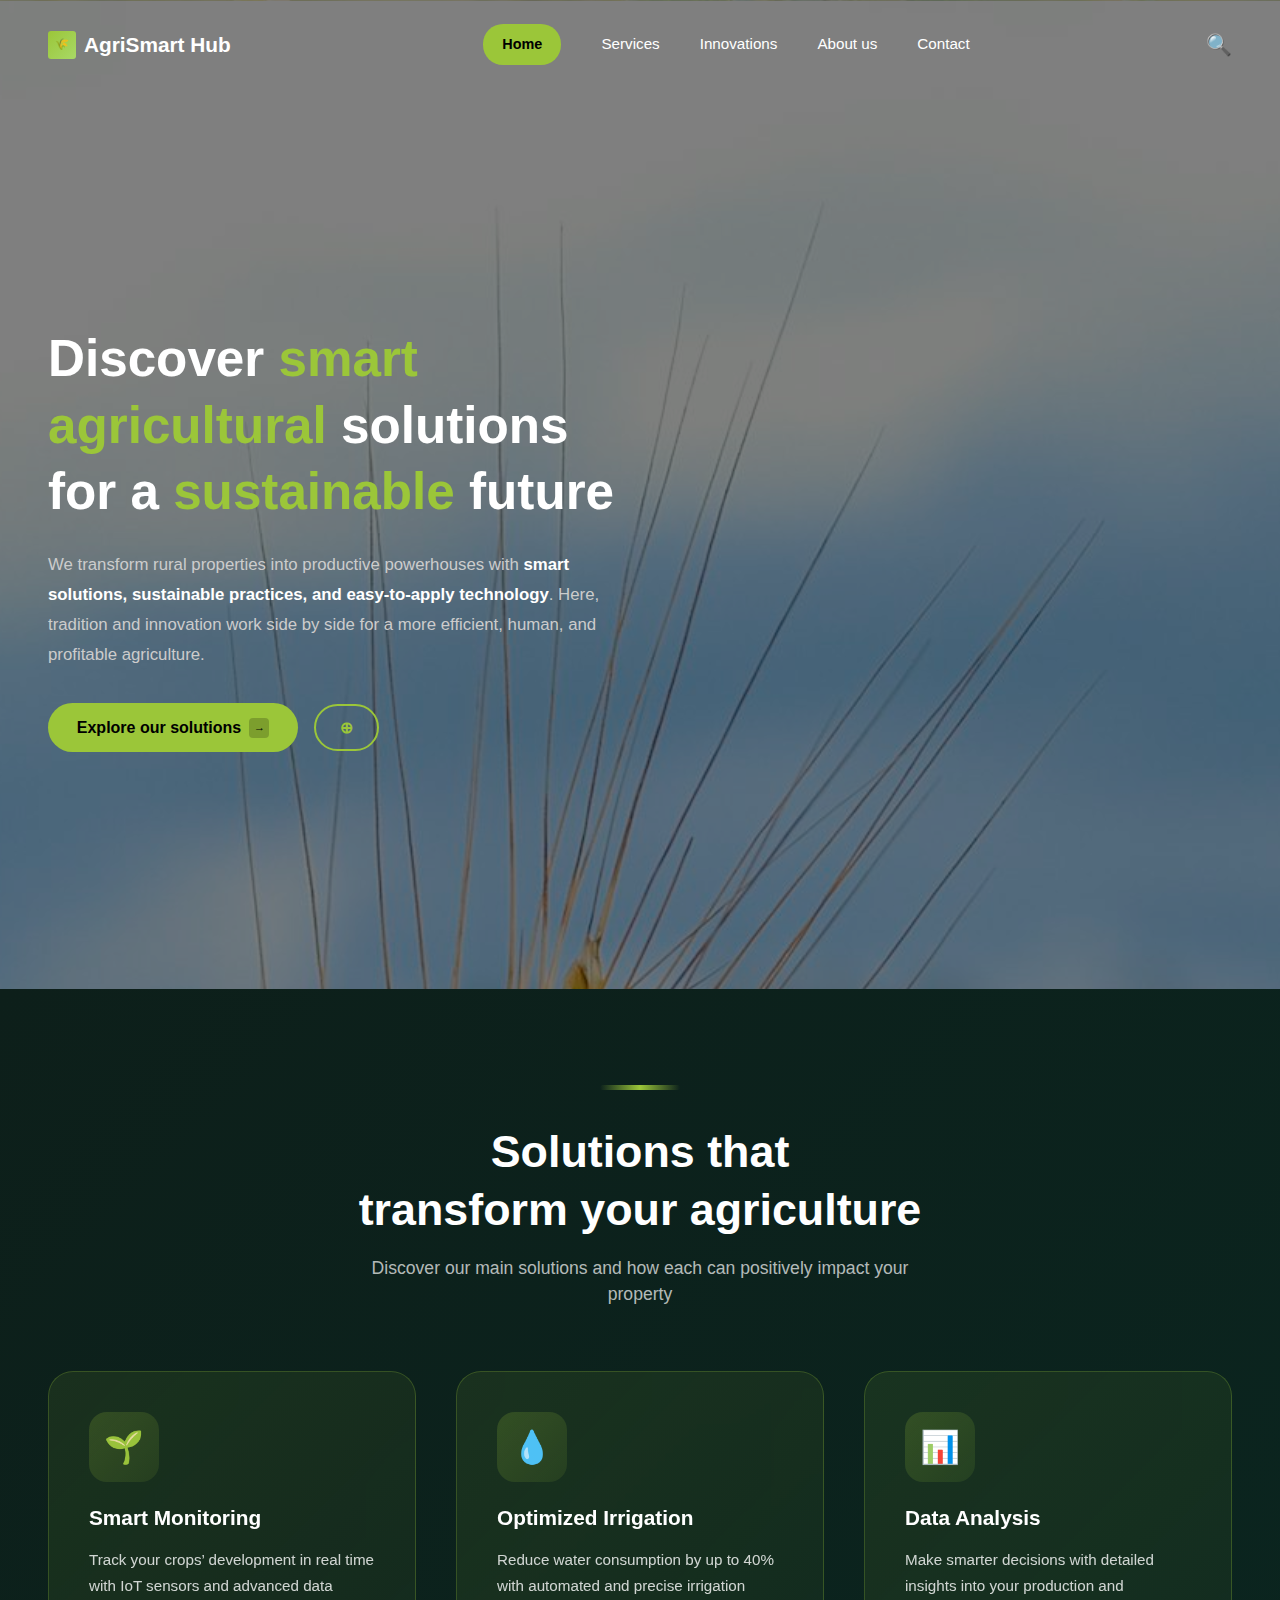
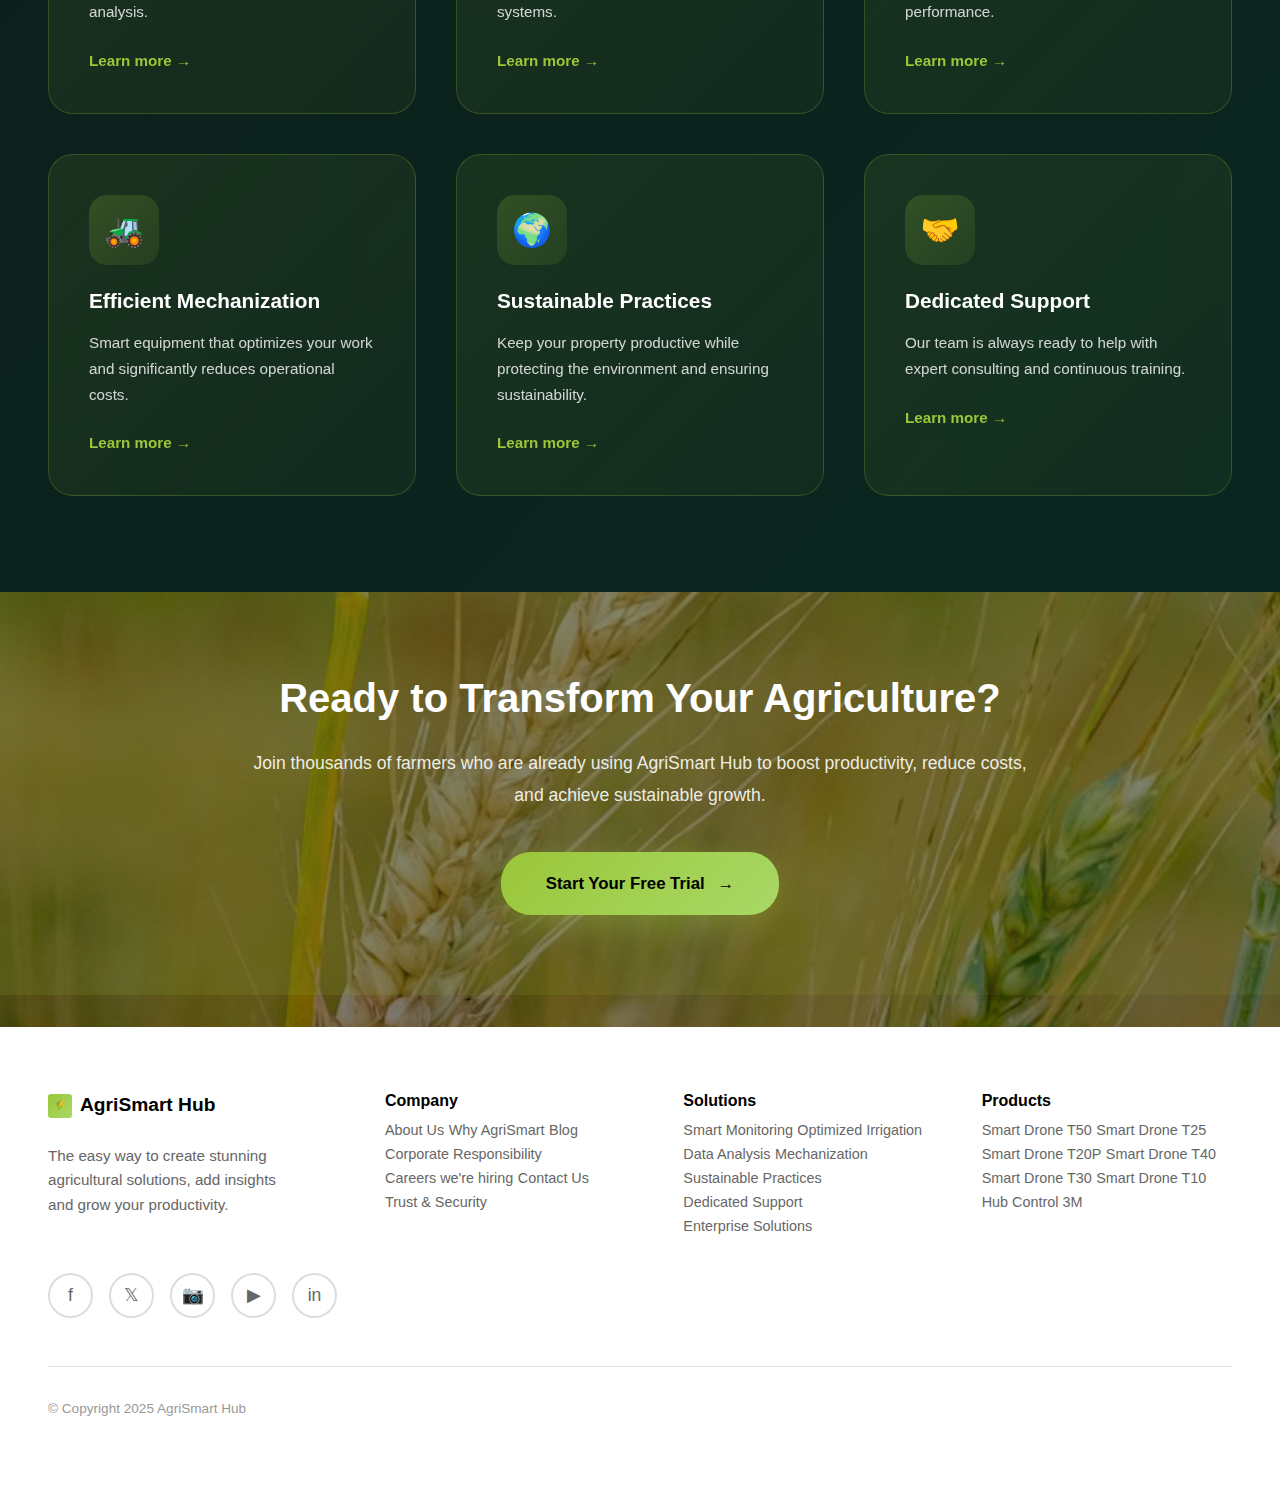
<file: index.html>
<!DOCTYPE html>
<html lang="en">
<head>
    <meta charset="UTF-8">
    <meta name="viewport" content="width=device-width, initial-scale=1.0">
    <title>AgriSmart Hub - Intelligent Agricultural Solutions</title>
    <link href="https://cdn.jsdelivr.net/npm/bootstrap@5.3.0/dist/css/bootstrap.min.css" rel="stylesheet">
    <link rel="stylesheet" href="style.css">
</head>
<body>
    <!-- Navigation -->
    <nav class="navbar">
        <div class="d-flex align-items-center justify-content-between w-100">
            <div class="navbar-brand">
                <div class="logo-icon">🌾</div>
                <span>AgriSmart Hub</span>
            </div>

            <div class="nav-menu">
                <a href="index.html" class="nav-btn" >Home</a>
                <a href="services.html" >Services</a>
                <a href="innovations.html" >Innovations</a>
                <a href="about.html">About us</a>
                <a href="contact.html">Contact</a>
                
            </div>

            <div class="nav-icons">
                <button class="icon-btn">🔍</button>
            </div>
        </div>
    </nav>

    <!-- Hero Section -->
    <section class="hero">
        <div class="hero-content">
            <h1 class="hero-title">
                Discover <span class="highlight">smart agricultural</span> solutions for a <span class="highlight">sustainable</span> future
            </h1>
            <p class="hero-subtitle">
                We transform rural properties into productive powerhouses with  
                <strong>smart solutions, sustainable practices, and easy-to-apply technology</strong>.  
                Here, tradition and innovation work side by side for a more efficient, human, and profitable agriculture.
            </p>
            <div class="button-group">
                <button class="cta-btn">
                    Explore our solutions
                    <span class="cta-icon">→</span >
                </button>
                <button class="secondary-btn">⊕</button>
            </div>
        </div>
    </section>

    <!-- Grid Section -->
    <section class="grid-section">
        <div class="grid-header">
            <div class="grid-accent-line"></div>
            <h2 class="grid-title">Solutions that<br>transform your agriculture</h2>
            <p class="grid-subtitle">Discover our main solutions and how each can positively impact your property</p>
        </div>

        <div class="grid-container">
            <div class="grid-card">
                <div class="grid-card-icon">🌱</div>
                <h3 class="grid-card-title">Smart Monitoring</h3>
                <p class="grid-card-text">Track your crops’ development in real time with IoT sensors and advanced data analysis.</p>
                <a href="#" class="grid-card-link">Learn more →</a>
            </div>

            <div class="grid-card">
                <div class="grid-card-icon">💧</div>
                <h3 class="grid-card-title">Optimized Irrigation</h3>
                <p class="grid-card-text">Reduce water consumption by up to 40% with automated and precise irrigation systems.</p>
                <a href="#" class="grid-card-link">Learn more →</a>
            </div>

            <div class="grid-card">
                <div class="grid-card-icon">📊</div>
                <h3 class="grid-card-title">Data Analysis</h3>
                <p class="grid-card-text">Make smarter decisions with detailed insights into your production and performance.</p>
                <a href="#" class="grid-card-link">Learn more →</a>
            </div>

            <div class="grid-card">
                <div class="grid-card-icon">🚜</div>
                <h3 class="grid-card-title">Efficient Mechanization</h3>
                <p class="grid-card-text">Smart equipment that optimizes your work and significantly reduces operational costs.</p>
                <a href="#" class="grid-card-link">Learn more →</a>
            </div>

            <div class="grid-card">
                <div class="grid-card-icon">🌍</div>
                <h3 class="grid-card-title">Sustainable Practices</h3>
                <p class="grid-card-text">Keep your property productive while protecting the environment and ensuring sustainability.</p>
                <a href="#" class="grid-card-link">Learn more →</a>
            </div>

            <div class="grid-card">
                <div class="grid-card-icon">🤝</div>
                <h3 class="grid-card-title">Dedicated Support</h3>
                <p class="grid-card-text">Our team is always ready to help with expert consulting and continuous training.</p>
                <a href="#" class="grid-card-link">Learn more →</a>
            </div>
        </div>
    </section>

    <!-- Other Section -->
    <section class="other-section">
        <div class="other-content">
            <h2 class="other-title">Ready to Transform Your Agriculture?</h2>
            <p class="other-subtitle">Join thousands of farmers who are already using AgriSmart Hub to boost productivity, reduce costs, and achieve sustainable growth.</p>



            <button class="other-cta">
                Start Your Free Trial
                <span>→</span>
            </button>
        </div>
    </section>

    <!-- Footer Section -->
    <footer class="footer">
        <div class="footer-container">
            <div class="footer-top">
                <!-- Brand Column -->
                <div class="footer-brand">
                    <div class="footer-brand-title">
                        <div class="footer-logo-icon">🌾</div>
                        <span>AgriSmart Hub</span>
                    </div>
                    <p class="footer-tagline">The easy way to create stunning agricultural solutions, add insights and grow your productivity.</p>
                    <div class="footer-social">
                        <button class="footer-social-btn" title="Facebook">f</button>
                        <button class="footer-social-btn" title="Twitter">𝕏</button>
                        <button class="footer-social-btn" title="Instagram">📷</button>
                        <button class="footer-social-btn" title="YouTube">▶</button>
                        <button class="footer-social-btn" title="LinkedIn">in</button>
                    </div>
                </div>

                <!-- Company Column -->
                <div class="footer-column">
                    <h4 class="footer-column-title">Company</h4>
                    <div class="footer-links">
                        <a href="#" class="footer-link">About Us</a>
                        <a href="#" class="footer-link">Why AgriSmart</a>
                        <a href="#" class="footer-link">Blog</a>
                        <a href="#" class="footer-link">Corporate Responsibility</a>
                        <a href="#" class="footer-link">Careers we're hiring</a>
                        <a href="#" class="footer-link">Contact Us</a>
                        <a href="#" class="footer-link">Trust & Security</a>
                    </div>
                </div>

                <!-- Solutions Column -->
                <div class="footer-column">
                    <h4 class="footer-column-title">Solutions</h4>
                    <div class="footer-links">
                        <a href="#" class="footer-link">Smart Monitoring</a>
                        <a href="#" class="footer-link">Optimized Irrigation</a>
                        <a href="#" class="footer-link">Data Analysis</a>
                        <a href="#" class="footer-link">Mechanization</a>
                        <a href="#" class="footer-link">Sustainable Practices</a>
                        <a href="#" class="footer-link">Dedicated Support</a>
                        <a href="#" class="footer-link">Enterprise Solutions</a>
                    </div>
                </div>

                <!-- Products Column -->
                <div class="footer-column">
                    <h4 class="footer-column-title">Products</h4>
                    <div class="footer-links">
                        <a href="#" class="footer-link">Smart Drone T50</a>
                        <a href="#" class="footer-link">Smart Drone T25</a>
                        <a href="#" class="footer-link">Smart Drone T20P</a>
                        <a href="#" class="footer-link">Smart Drone T40</a>
                        <a href="#" class="footer-link">Smart Drone T30</a>
                        <a href="#" class="footer-link">Smart Drone T10</a>
                        <a href="#" class="footer-link">Hub Control 3M</a>
                    </div>
                </div>
            </div>

            <!-- Footer Bottom -->
            <div class="footer-bottom">
                <p class="footer-copyright">© Copyright 2025 AgriSmart Hub</p>

            </div>
        </div>
    </footer>

    <script src="https://cdn.jsdelivr.net/npm/bootstrap@5.3.0/dist/js/bootstrap.bundle.min.js"></script>
</body>
</html>
</file>
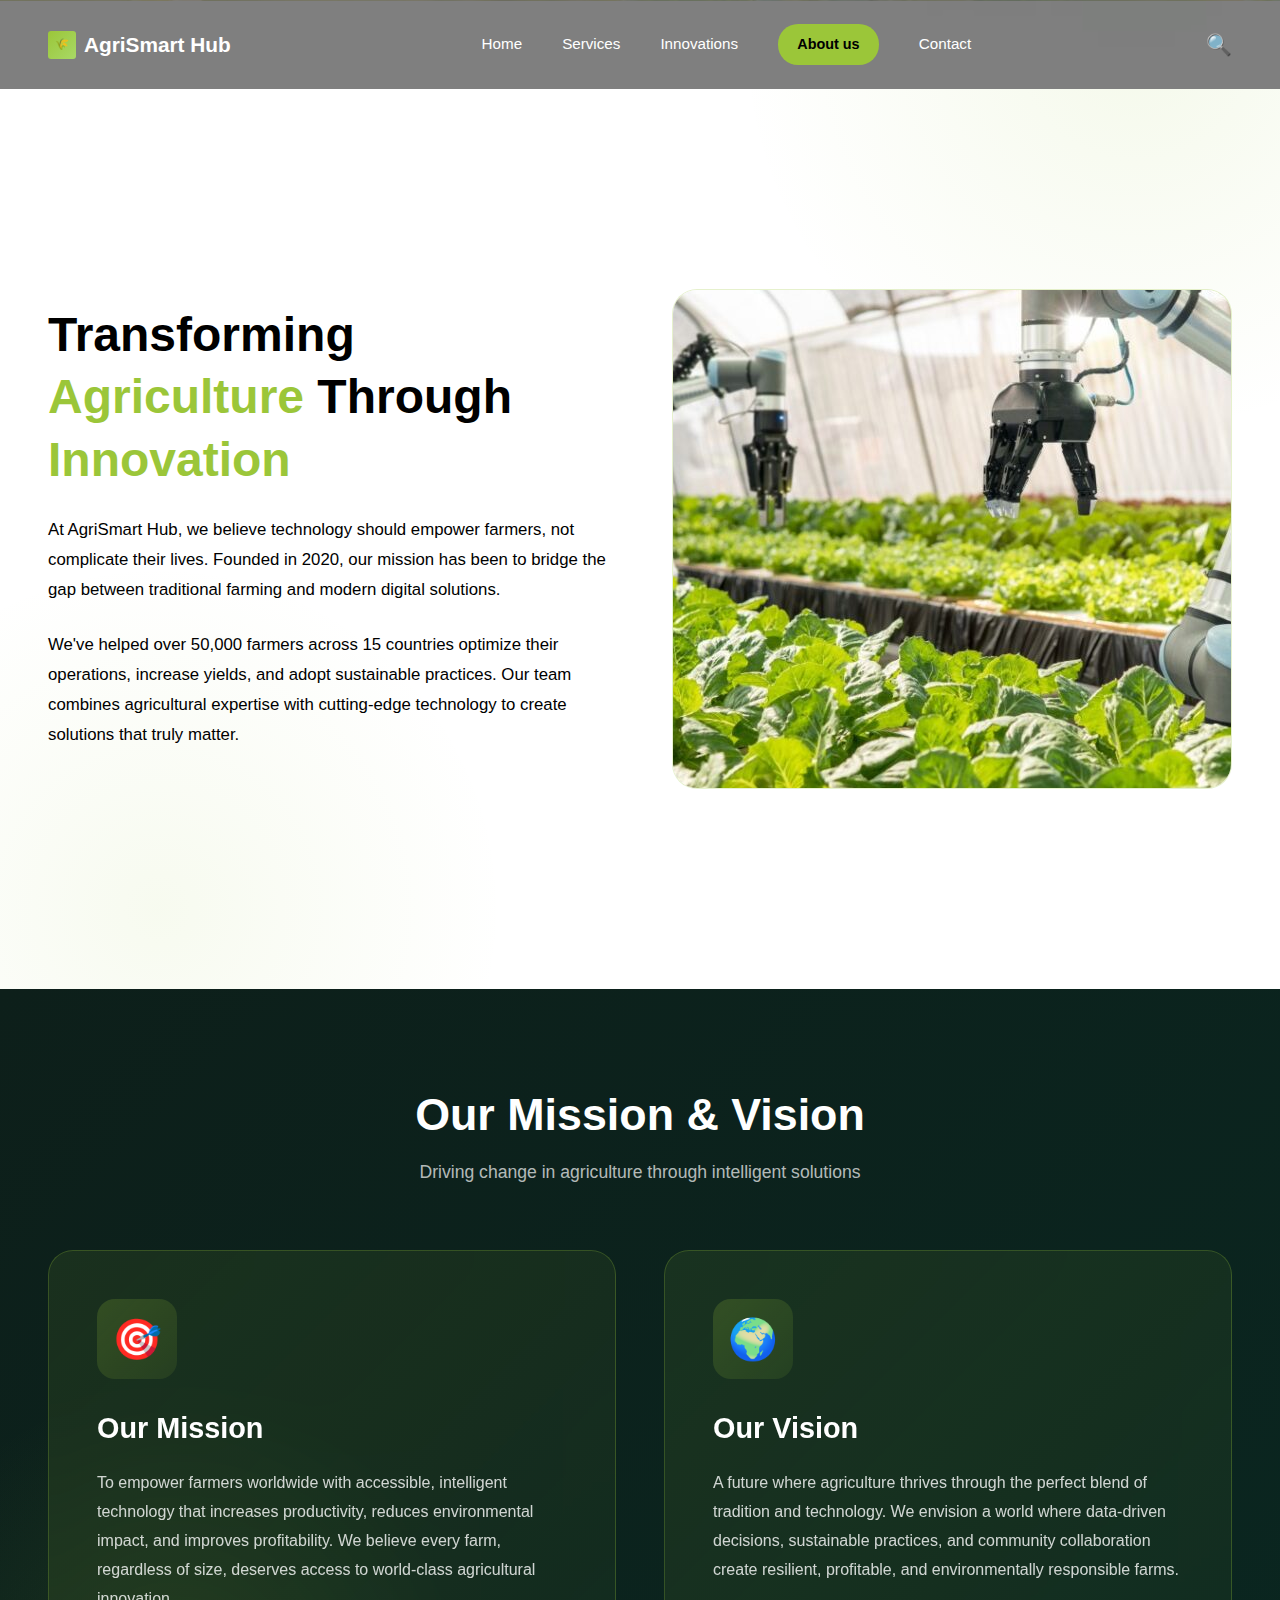
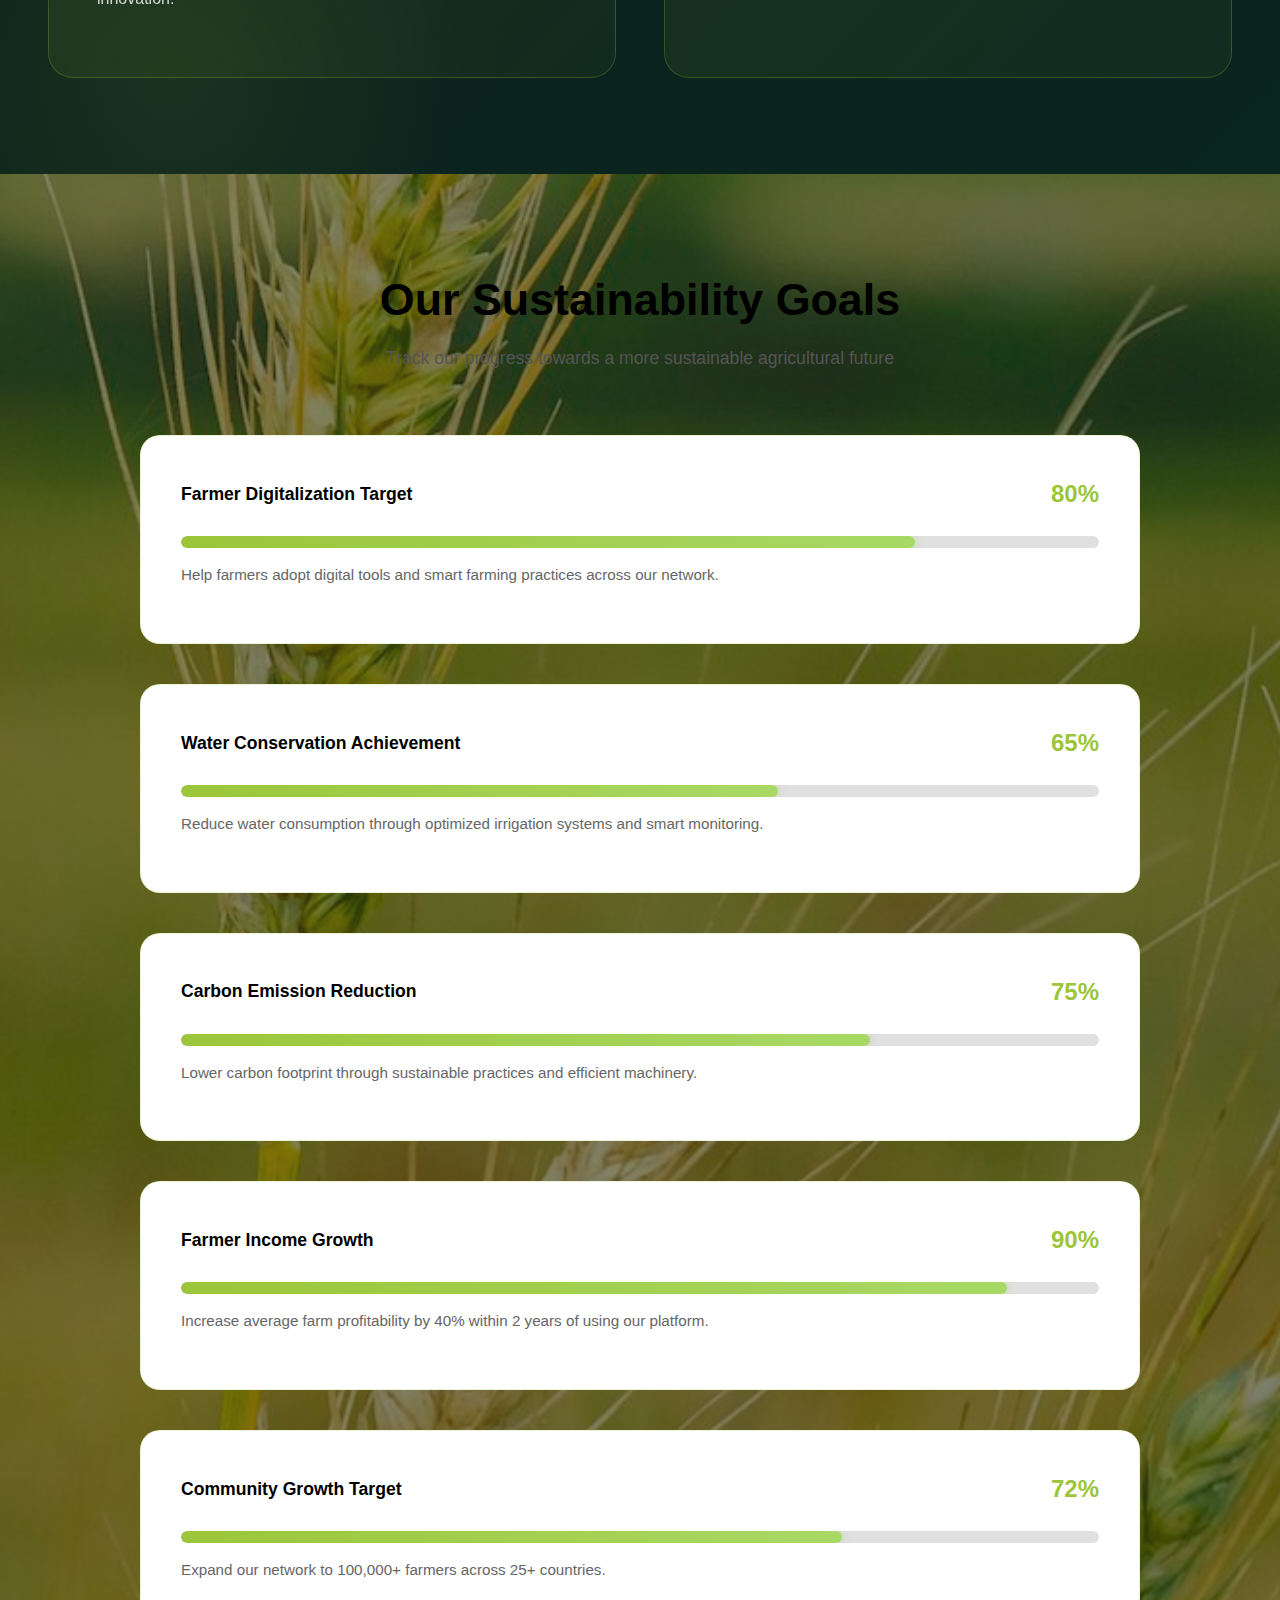
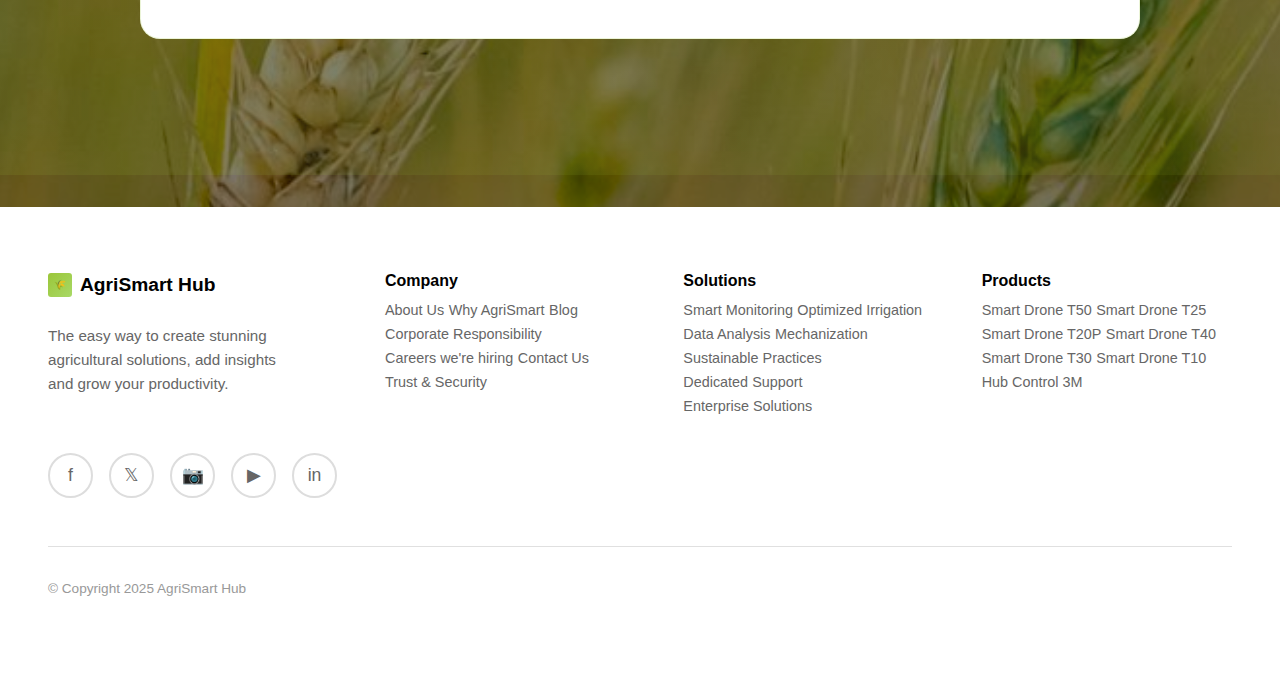
<file: about.html>
<!DOCTYPE html>
<html lang="en">
<head>
    <meta charset="UTF-8">
    <meta name="viewport" content="width=device-width, initial-scale=1.0">
    <title>About AgriSmart Hub - Our Mission & Vision</title>
    <link href="https://cdn.jsdelivr.net/npm/bootstrap@5.3.0/dist/css/bootstrap.min.css" rel="stylesheet">
    <link rel="stylesheet" href="style.css">
</head>
<body>
    <!-- Navigation -->
    <!-- Navigation -->
    <nav class="navbar">
        <div class="d-flex align-items-center justify-content-between w-100">
            <div class="navbar-brand">
                <div class="logo-icon">🌾</div>
                <span>AgriSmart Hub</span>
            </div>
            <div class="nav-menu">
                <a href="index.html" >Home</a>
                <a href="services.html">Services</a>
                <a href="innovations.html">Innovations</a>
                <a href="about.html"  class="nav-btn">About us</a>
                <a href="contact.html" >Contact</a>
                
            </div>


            <div class="nav-icons">
                <button class="icon-btn">🔍</button>
            </div>
        </div>
    </nav>

    <!-- About Hero Section -->
    <section class="about-hero">
        <div class="about-container">
            <div class="about-content">
                <h1>
                    Transforming <span class="highlight">Agriculture</span> Through <span class="highlight">Innovation</span>
                </h1>
                <p>
                    At AgriSmart Hub, we believe technology should empower farmers, not complicate their lives. Founded in 2020, our mission has been to bridge the gap between traditional farming and modern digital solutions.
                </p>
                <p>
                    We've helped over 50,000 farmers across 15 countries optimize their operations, increase yields, and adopt sustainable practices. Our team combines agricultural expertise with cutting-edge technology to create solutions that truly matter.
                </p>
            </div>
            <div class="about-image">
                <img src="images/about.jpg" alt="">
            </div>
        </div>
    </section>
    
    <!-- Mission and Vision Section -->
    <section class="mission-vision">
        <div class="mission-vision-header">
            <h2 class="mission-vision-title">Our Mission & Vision</h2>
            <p class="mission-vision-subtitle">Driving change in agriculture through intelligent solutions</p>
        </div>

        <div class="mv-grid">
            <div class="mv-card">
                <div class="mv-icon">🎯</div>
                <h3 class="mv-title">Our Mission</h3>
                <p class="mv-text">
                    To empower farmers worldwide with accessible, intelligent technology that increases productivity, reduces environmental impact, and improves profitability. We believe every farm, regardless of size, deserves access to world-class agricultural innovation.
                </p>
            </div>

            <div class="mv-card">
                <div class="mv-icon">🌍</div>
                <h3 class="mv-title">Our Vision</h3>
                <p class="mv-text">
                    A future where agriculture thrives through the perfect blend of tradition and technology. We envision a world where data-driven decisions, sustainable practices, and community collaboration create resilient, profitable, and environmentally responsible farms.
                </p>
            </div>
        </div>
    </section>

    <!-- Goals and Progress Section -->
    <section class="goals-section">
        <div class="goals-header">
            <h2 class="goals-title">Our Sustainability Goals</h2>
            <p class="goals-subtitle">Track our progress towards a more sustainable agricultural future</p>
        </div>

        <div class="goals-container">
            <!-- Goal 1: Farmer Digitalization -->
            <div class="goal-item">
                <div class="goal-header">
                    <span class="goal-label">Farmer Digitalization Target</span>
                    <span class="goal-percentage">80%</span>
                </div>
                <div class="progress-bar-container">
                    <div class="progress-fill" style="width: 80%"></div>
                </div>
                <p class="goal-description">
                    Help farmers adopt digital tools and smart farming practices across our network.
                </p>
            </div>

            <!-- Goal 2: Water Conservation -->
            <div class="goal-item">
                <div class="goal-header">
                    <span class="goal-label">Water Conservation Achievement</span>
                    <span class="goal-percentage">65%</span>
                </div>
                <div class="progress-bar-container">
                    <div class="progress-fill" style="width: 65%"></div>
                </div>
                <p class="goal-description">
                    Reduce water consumption through optimized irrigation systems and smart monitoring.
                </p>
            </div>

            <!-- Goal 3: Carbon Reduction -->
            <div class="goal-item">
                <div class="goal-header">
                    <span class="goal-label">Carbon Emission Reduction</span>
                    <span class="goal-percentage">75%</span>
                </div>
                <div class="progress-bar-container">
                    <div class="progress-fill" style="width: 75%"></div>
                </div>
                <p class="goal-description">
                    Lower carbon footprint through sustainable practices and efficient machinery.
                </p>
            </div>

            <!-- Goal 4: Farmer Income -->
            <div class="goal-item">
                <div class="goal-header">
                    <span class="goal-label">Farmer Income Growth</span>
                    <span class="goal-percentage">90%</span>
                </div>
                <div class="progress-bar-container">
                    <div class="progress-fill" style="width: 90%"></div>
                </div>
                <p class="goal-description">
                    Increase average farm profitability by 40% within 2 years of using our platform.
                </p>
            </div>

            <!-- Goal 5: Community Expansion -->
            <div class="goal-item">
                <div class="goal-header">
                    <span class="goal-label">Community Growth Target</span>
                    <span class="goal-percentage">72%</span>
                </div>
                <div class="progress-bar-container">
                    <div class="progress-fill" style="width: 72%"></div>
                </div>
                <p class="goal-description">
                    Expand our network to 100,000+ farmers across 25+ countries.
                </p>
            </div>
        </div>
    </section>

    <!-- Footer Section -->
    <footer class="footer">
        <div class="footer-container">
            <div class="footer-top">
                <!-- Brand Column -->
                <div class="footer-brand">
                    <div class="footer-brand-title">
                        <div class="footer-logo-icon">🌾</div>
                        <span>AgriSmart Hub</span>
                    </div>
                    <p class="footer-tagline">The easy way to create stunning agricultural solutions, add insights and grow your productivity.</p>
                    <div class="footer-social">
                        <button class="footer-social-btn" title="Facebook">f</button>
                        <button class="footer-social-btn" title="Twitter">𝕏</button>
                        <button class="footer-social-btn" title="Instagram">📷</button>
                        <button class="footer-social-btn" title="YouTube">▶</button>
                        <button class="footer-social-btn" title="LinkedIn">in</button>
                    </div>
                </div>

                <!-- Company Column -->
                <div class="footer-column">
                    <h4 class="footer-column-title">Company</h4>
                    <div class="footer-links">
                        <a href="#" class="footer-link">About Us</a>
                        <a href="#" class="footer-link">Why AgriSmart</a>
                        <a href="#" class="footer-link">Blog</a>
                        <a href="#" class="footer-link">Corporate Responsibility</a>
                        <a href="#" class="footer-link">Careers we're hiring</a>
                        <a href="#" class="footer-link">Contact Us</a>
                        <a href="#" class="footer-link">Trust & Security</a>
                    </div>
                </div>

                <!-- Solutions Column -->
                <div class="footer-column">
                    <h4 class="footer-column-title">Solutions</h4>
                    <div class="footer-links">
                        <a href="#" class="footer-link">Smart Monitoring</a>
                        <a href="#" class="footer-link">Optimized Irrigation</a>
                        <a href="#" class="footer-link">Data Analysis</a>
                        <a href="#" class="footer-link">Mechanization</a>
                        <a href="#" class="footer-link">Sustainable Practices</a>
                        <a href="#" class="footer-link">Dedicated Support</a>
                        <a href="#" class="footer-link">Enterprise Solutions</a>
                    </div>
                </div>

                <!-- Products Column -->
                <div class="footer-column">
                    <h4 class="footer-column-title">Products</h4>
                    <div class="footer-links">
                        <a href="#" class="footer-link">Smart Drone T50</a>
                        <a href="#" class="footer-link">Smart Drone T25</a>
                        <a href="#" class="footer-link">Smart Drone T20P</a>
                        <a href="#" class="footer-link">Smart Drone T40</a>
                        <a href="#" class="footer-link">Smart Drone T30</a>
                        <a href="#" class="footer-link">Smart Drone T10</a>
                        <a href="#" class="footer-link">Hub Control 3M</a>
                    </div>
                </div>
            </div>

            <!-- Footer Bottom -->
            <div class="footer-bottom">
                <p class="footer-copyright">© Copyright 2025 AgriSmart Hub</p>

            </div>
        </div>
    </footer>

    <script src="https://cdn.jsdelivr.net/npm/bootstrap@5.3.0/dist/js/bootstrap.bundle.min.js"></script>
</body>
</html>
</file>
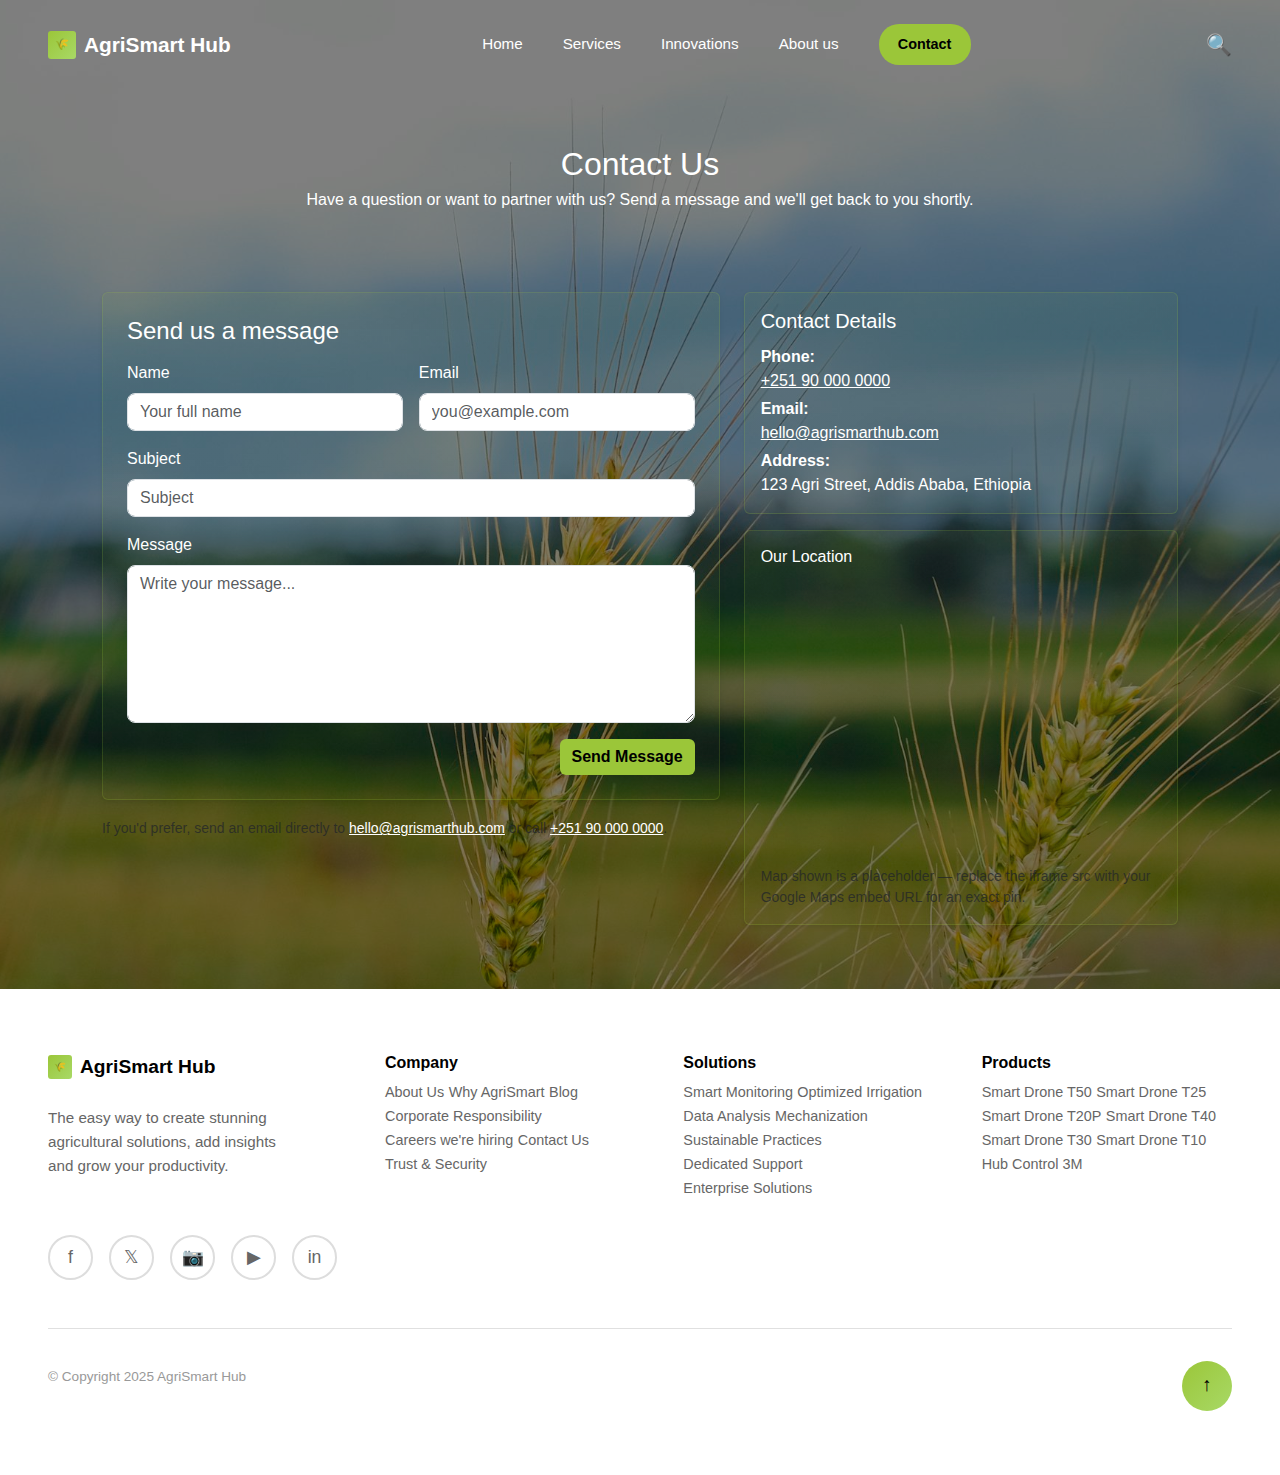
<file: contact.html>
<!DOCTYPE html>
<html lang="en">
<head>
    <meta charset="UTF-8" />
    <meta name="viewport" content="width=device-width, initial-scale=1.0" />
    <title>Contact - AgriSmart Hub</title>
    <link href="https://cdn.jsdelivr.net/npm/bootstrap@5.3.0/dist/css/bootstrap.min.css" rel="stylesheet">
<link rel="stylesheet" href="style.css">
</head>
<body>
    <!-- Navbar (from innovations.html) -->
    <nav class="navbar">
        <div class="d-flex align-items-center justify-content-between w-100">
            <div class="navbar-brand">
                <div class="logo-icon">🌾</div>
                <span>AgriSmart Hub</span>
            </div>
            <div class="nav-menu">
                <a href="index.html" >Home</a>
                <a href="services.html">Services</a>
                <a href="innovations.html">Innovations</a>
                <a href="about.html">About us</a>
                <a href="contact.html"  class="nav-btn">Contact</a>
                
            </div>

            <div>
                <button class="icon-btn">🔍</button>
            </div>
        </div>
    </nav>

    <!-- Page header -->
    <header class="page-header">
        <h1>Contact Us</h1>
        <p>Have a question or want to partner with us? Send a message and we'll get back to you shortly.</p>
    </header>

    <!-- Contact section -->
    <main class="contact-section container">
        <div class="row gx-4 gy-4">
            <!-- Left: Contact form -->
            <div class="col-12 col-lg-7">
                <div class="card p-4 card-contact shadow-sm">
                    <h4 style="color:var(--text-light);margin-bottom:1rem">Send us a message</h4>
                    <form id="contactForm" method="post" action="#" novalidate>
                        <div class="row g-3">
                            <div class="col-md-6">
                                <label for="name" class="form-label">Name</label>
                                <input type="text" class="form-control" id="name" name="name" placeholder="Your full name" required>
                                <div class="invalid-feedback">Please enter your name.</div>
                            </div>
                            <div class="col-md-6">
                                <label for="email" class="form-label">Email</label>
                                <input type="email" class="form-control" id="email" name="email" placeholder="you@example.com" required>
                                <div class="invalid-feedback">Please provide a valid email.</div>
                            </div>
                            <div class="col-12">
                                <label for="subject" class="form-label">Subject</label>
                                <input type="text" class="form-control" id="subject" name="subject" placeholder="Subject" required>
                                <div class="invalid-feedback">Subject is required.</div>
                            </div>
                            <div class="col-12">
                                <label for="message" class="form-label">Message</label>
                                <textarea class="form-control" id="message" name="message" rows="6" placeholder="Write your message..." required></textarea>
                                <div class="invalid-feedback">Please write a message.</div>
                            </div>
                            <div class="col-12 d-flex justify-content-end">
                                <button type="submit" class="btn btn-primary">Send Message</button>
                            </div>
                        </div>
                    </form>
                </div>
                <div class="mt-3 text-muted">
                    <small>If you'd prefer, send an email directly to <a href="mailto:hello@agrismarthub.com" style="color:var(--text-light)">hello@agrismarthub.com</a> or call <a href="tel:+251900000000" style="color:var(--text-light)">+251 90 000 0000</a>.</small>
                </div>
            </div>
            <!-- Right: Sidebar with contact card + map -->
            <div class="col-12 col-lg-5">
                <div class="card p-3 card-contact shadow-sm mb-3">
                    <h5 style="color:var(--text-light);margin-bottom:.75rem">Contact Details</h5>
                    <p class="mb-1"><strong>Phone:</strong> <br><a href="tel:+251900000000" style="color:var(--text-light)">+251 90 000 0000</a></p>
                    <p class="mb-1"><strong>Email:</strong> <br><a href="mailto:hello@agrismarthub.com" style="color:var(--text-light)">hello@agrismarthub.com</a></p>
                    <p class="mb-0"><strong>Address:</strong><br>123 Agri Street, Addis Ababa, Ethiopia</p>
                </div>
                <div class="card p-3 card-contact shadow-sm">
                    <h6 style="color:var(--text-light);margin-bottom:.75rem">Our Location</h6>
                    <iframe class="map-embed" src="https://www.google.com/maps/embed?pb=!1m18!1m12!1m3!1d3105.00123456789!2d38.7466359157!3d9.0054011234!2m3!1f0!2f0!3f0!3m2!1i1024!2i768!4f13.1!3m3!1m2!1s0x0%3A0x0!2zMOWCwqA!5e0!3m2!1sen!2set!4v0000000000000" allowfullscreen="" loading="lazy" referrerpolicy="no-referrer-when-downgrade"></iframe>
                    <small class="d-block mt-2 text-muted">Map shown is a placeholder — replace the iframe src with your Google Maps embed URL for an exact pin.</small>
                </div>
            </div>
        </div>
    </main>
    
    <!-- Footer (from innovations.html) -->
    <footer class="footer">
        <div class="footer-container">
            <div class="footer-top">
                <!-- Brand Column -->
                <div class="footer-brand">
                    <div class="footer-brand-title">
                        <div class="footer-logo-icon">🌾</div>
                        <span>AgriSmart Hub</span>
                    </div>
                    <p class="footer-tagline">The easy way to create stunning agricultural solutions, add insights and grow your productivity.</p>
                    <div class="footer-social">
                        <button class="footer-social-btn" title="Facebook">f</button>
                        <button class="footer-social-btn" title="Twitter">𝕏</button>
                        <button class="footer-social-btn" title="Instagram">📷</button>
                        <button class="footer-social-btn" title="YouTube">▶</button>
                        <button class="footer-social-btn" title="LinkedIn">in</button>
                    </div>
                </div>
                <!-- Company Column -->
                <div class="footer-column">
                    <h4 class="footer-column-title">Company</h4>
                    <div class="footer-links">
                        <a href="#" class="footer-link">About Us</a>
                        <a href="#" class="footer-link">Why AgriSmart</a>
                        <a href="#" class="footer-link">Blog</a>
                        <a href="#" class="footer-link">Corporate Responsibility</a>
                        <a href="#" class="footer-link">Careers we're hiring</a>
                        <a href="#" class="footer-link">Contact Us</a>
                        <a href="#" class="footer-link">Trust & Security</a>
                    </div>
                </div>
                <!-- Solutions Column -->
                <div class="footer-column">
                    <h4 class="footer-column-title">Solutions</h4>
                    <div class="footer-links">
                        <a href="#" class="footer-link">Smart Monitoring</a>
                        <a href="#" class="footer-link">Optimized Irrigation</a>
                        <a href="#" class="footer-link">Data Analysis</a>
                        <a href="#" class="footer-link">Mechanization</a>
                        <a href="#" class="footer-link">Sustainable Practices</a>
                        <a href="#" class="footer-link">Dedicated Support</a>
                        <a href="#" class="footer-link">Enterprise Solutions</a>
                    </div>
                </div>
                <!-- Products Column -->
                <div class="footer-column">
                    <h4 class="footer-column-title">Products</h4>
                    <div class="footer-links">
                        <a href="#" class="footer-link">Smart Drone T50</a>
                        <a href="#" class="footer-link">Smart Drone T25</a>
                        <a href="#" class="footer-link">Smart Drone T20P</a>
                        <a href="#" class="footer-link">Smart Drone T40</a>
                        <a href="#" class="footer-link">Smart Drone T30</a>
                        <a href="#" class="footer-link">Smart Drone T10</a>
                        <a href="#" class="footer-link">Hub Control 3M</a>
                    </div>
                </div>
            </div>
            <!-- Footer Bottom -->
            <div class="footer-bottom">
                <p class="footer-copyright">© Copyright 2025 AgriSmart Hub</p>
                <button class="scroll-top-btn" onclick="window.scrollTo({top: 0, behavior: 'smooth'})">↑</button>
            </div>
        </div>
    </footer>

    <script src="https://cdn.jsdelivr.net/npm/bootstrap@5.3.0/dist/js/bootstrap.bundle.min.js"></script>
    <script>
        // Simple Bootstrap validation handling
        (function () {
            'use strict'
            const form = document.getElementById('contactForm')
            form.addEventListener('submit', function (event) {
                if (!form.checkValidity()) {
                    event.preventDefault();
                    event.stopPropagation();
                } else {
                    event.preventDefault();
                    alert('Thanks! Your message has been received. (Demo - replace with real submission)');
                    form.reset();
                }
                form.classList.add('was-validated')
            }, false)
        })()
    </script>
</body>
</html>
</file>
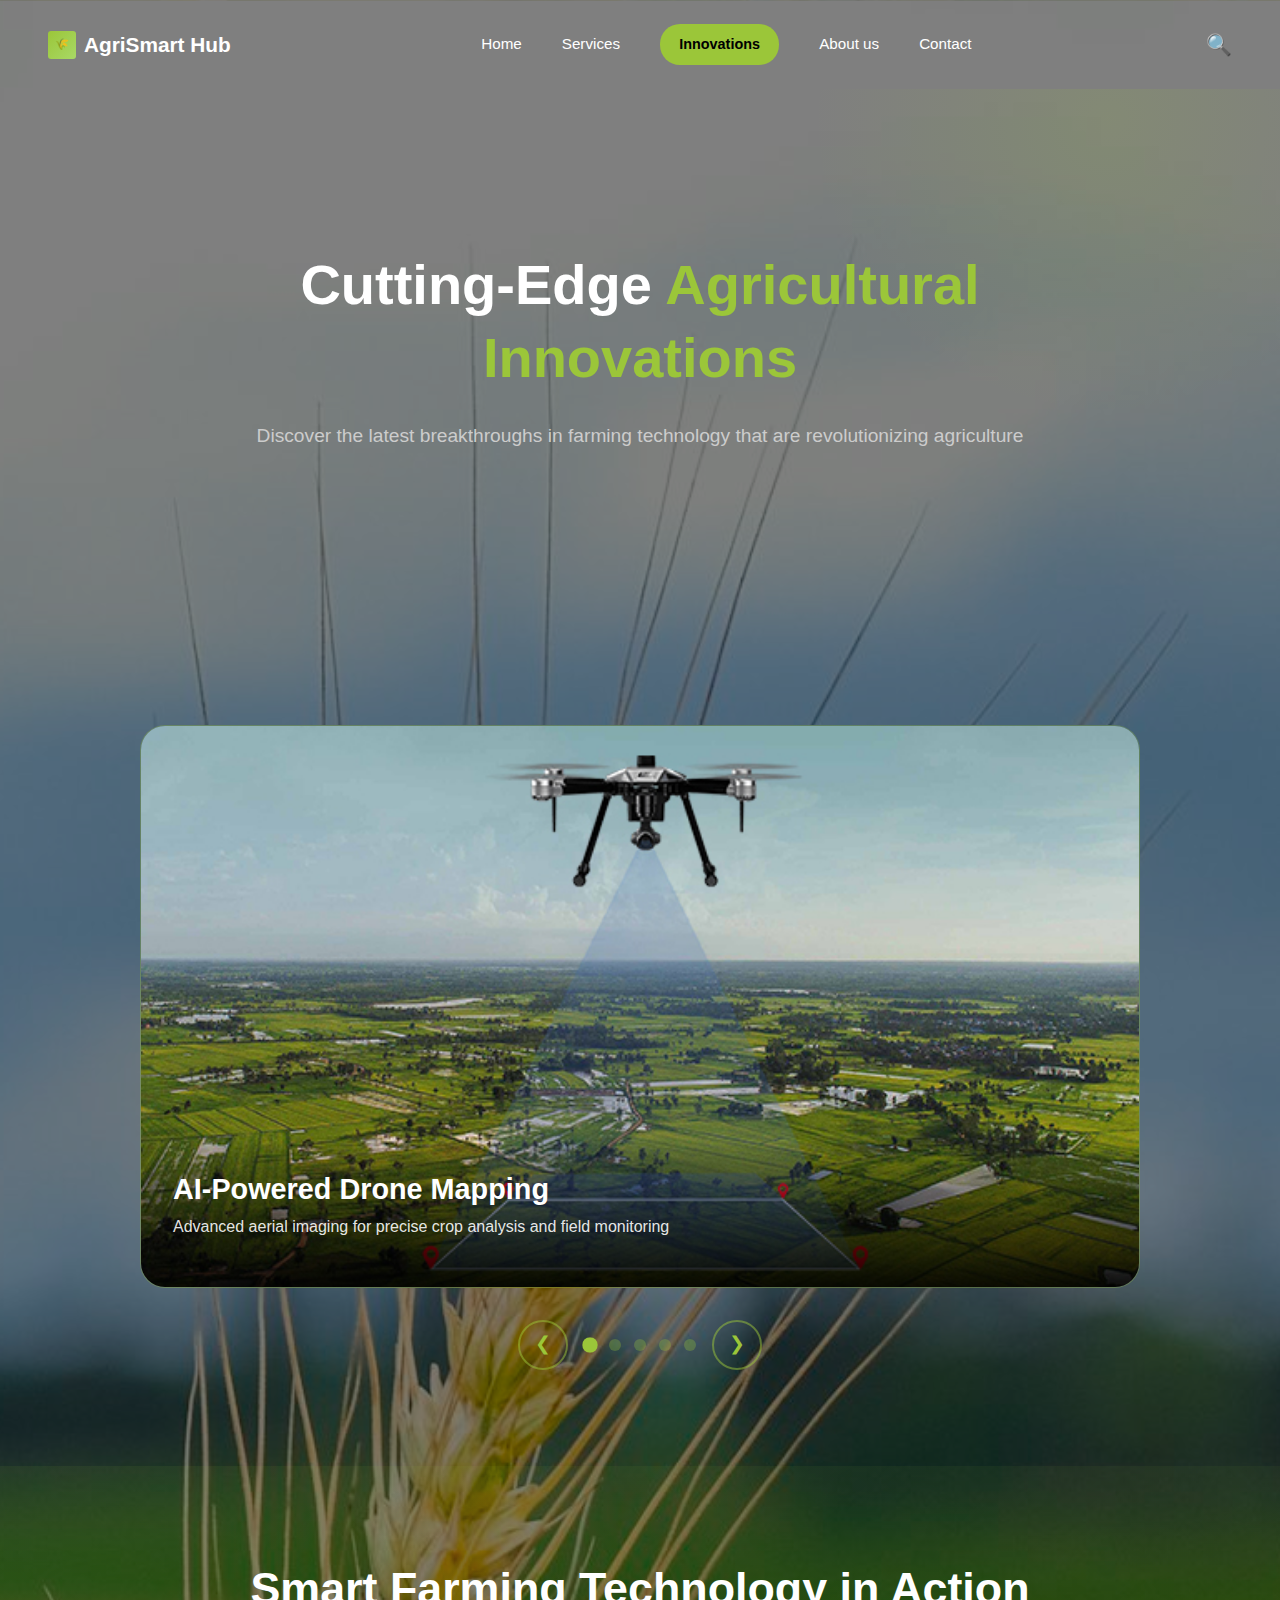
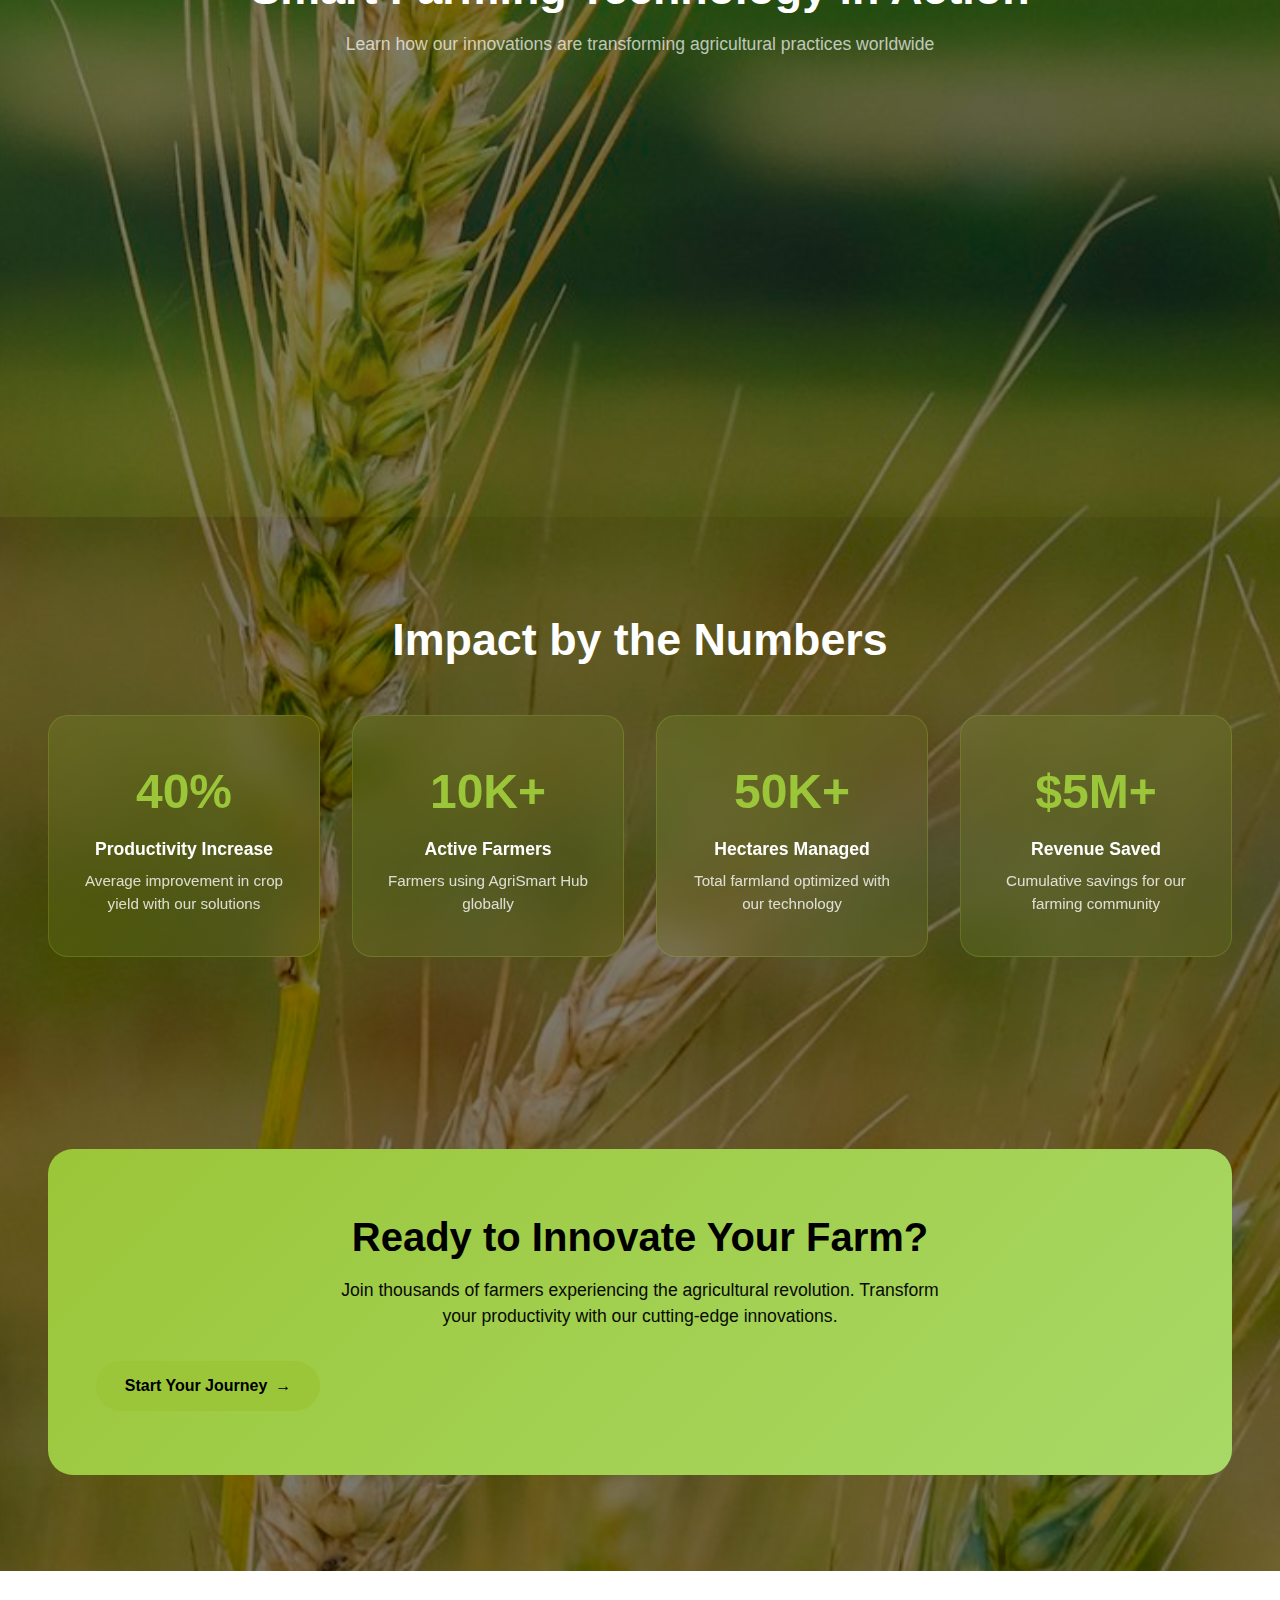
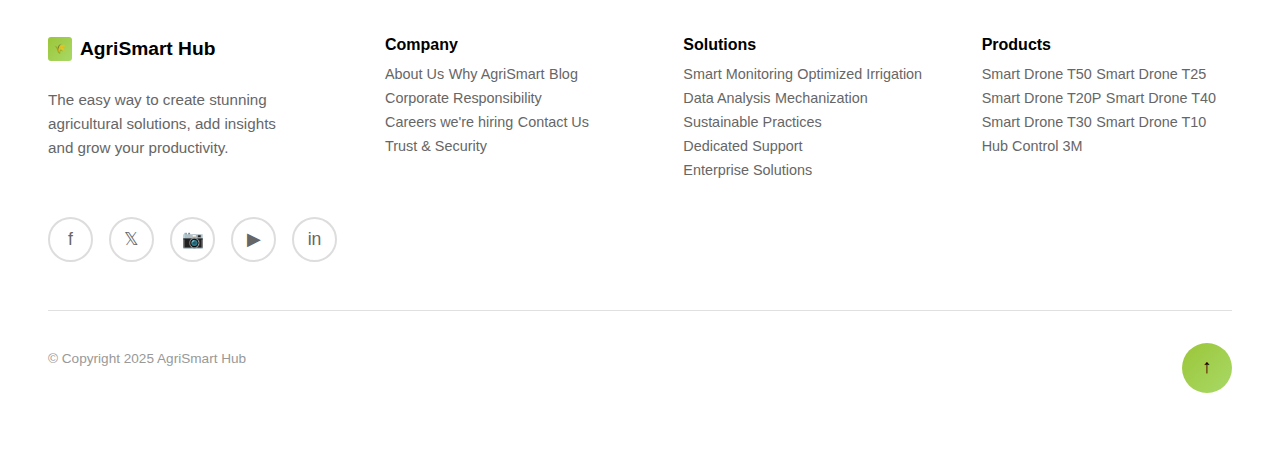
<file: innovations.html>
<!DOCTYPE html>
<html lang="en">
<head>
    <meta charset="UTF-8">
    <meta name="viewport" content="width=device-width, initial-scale=1.0">
    <title>Innovations - AgriSmart Hub</title>
    <link href="https://cdn.jsdelivr.net/npm/bootstrap@5.3.0/dist/css/bootstrap.min.css" rel="stylesheet">
    <link rel="stylesheet" href="style.css">
</head>
<body>
    <!-- Navigation -->
    <nav class="navbar">
        <div class="d-flex align-items-center justify-content-between w-100">
            <div class="navbar-brand">
                <div class="logo-icon">🌾</div>
                <span>AgriSmart Hub</span>
            </div>
            
            <div class="nav-menu">
                <a href="index.html" >Home</a>
                <a href="services.html" >Services</a>
                <a href="innovations.html" class="nav-btn">Innovations</a>
                <a href="about.html">About us</a>
                <a href="contact.html">Contact</a>
                
            </div>

            <div>
                <button class="icon-btn">🔍</button>
            </div>
        </div>
    </nav>

    <!-- Page Header -->
    <section class="innovations-header">
        <div class="header-content">
            <h1 class="header-title">
                Cutting-Edge <span class="highlight">Agricultural Innovations</span>
            </h1>
            <p class="header-subtitle">
                Discover the latest breakthroughs in farming technology that are revolutionizing agriculture
            </p>
        </div>
    </section>

    <!-- Carousel Section -->
    <section class="carousel-section">
        <div class="carousel-container">
            <div class="carousel-wrapper">
                <div class="carousel-slides">
                    <div class="slide active">
                        <img src="images/drone.jpg" alt="Smart Drone Technology" class="slide-image">
                        <div class="slide-caption">
                            <h3>AI-Powered Drone Mapping</h3>
                            <p>Advanced aerial imaging for precise crop analysis and field monitoring</p>
                        </div>
                    </div>
                    <div class="slide">
                        <img src="images/Impact-of-farmer-training-to-agricultural-success.jpg" alt="Smart Irrigation" class="slide-image">
                        <div class="slide-caption">
                            <h3>Precision Irrigation Systems</h3>
                            <p>Real-time water optimization reducing consumption by up to 40%</p>
                        </div>
                    </div>
                    <div class="slide">
                        <img src="images/IoT.webp" alt="IoT Sensors" class="slide-image">
                        <div class="slide-caption">
                            <h3>IoT Sensor Network</h3>
                            <p>Connected devices providing real-time environmental and crop data</p>
                        </div>
                    </div>
                    <div class="slide">
                        <img src="images/Garden_Soil_1-copy-jpg.webp" class="slide-image">
                        <div class="slide-caption">
                            <h3>Sustainable Farming Practices</h3>
                            <p>Environmentally conscious methods with increased productivity</p>
                        </div>
                    </div>
                    <div class="slide">
                        <img src="images/Agri-Markets.jpg" alt="Digital Marketplace" class="slide-image">
                        <div class="slide-caption">
                            <h3>Digital Marketplace Platform</h3>
                            <p>Connect directly with buyers for fair pricing and better profits</p>
                        </div>
                    </div>
                </div>
            </div>

            <div class="carousel-controls">
                <button class="carousel-btn" onclick="changeSlide(-1)">❮</button>
                <div class="carousel-dots">
                    <span class="dot active" onclick="currentSlide(1)"></span>
                    <span class="dot" onclick="currentSlide(2)"></span>
                    <span class="dot" onclick="currentSlide(3)"></span>
                    <span class="dot" onclick="currentSlide(4)"></span>
                    <span class="dot" onclick="currentSlide(5)"></span>
                </div>
                <button class="carousel-btn" onclick="changeSlide(1)">❯</button>
            </div>
        </div>
    </section>

    <!-- Video Section -->
    <section class="video-section">
        <div class="video-header">
            <h2 class="video-title">Smart Farming Technology in Action</h2>
            <p class="video-subtitle">Learn how our innovations are transforming agricultural practices worldwide</p>
        </div>

        <div class="video-container">
<iframe width="560" height="315" src="https://www.youtube.com/embed/DrK9bm4jujs?si=IQchOTleJs7Kx3vK" title="YouTube video player" frameborder="0" allow="accelerometer; autoplay; clipboard-write; encrypted-media; gyroscope; picture-in-picture; web-share" referrerpolicy="strict-origin-when-cross-origin" allowfullscreen></iframe>
        </div>
    </section>

    <!-- Statistics Section -->
    <section class="stats-section">
        <div class="stats-header">
            <h2>Impact by the Numbers</h2>
        </div>

        <div class="stats-grid">
            <div class="stat-card">
                <div class="stat-number">40%</div>
                <div class="stat-label">Productivity Increase</div>
                <div class="stat-description">Average improvement in crop yield with our solutions</div>
            </div>

            <div class="stat-card">
                <div class="stat-number">10K+</div>
                <div class="stat-label">Active Farmers</div>
                <div class="stat-description">Farmers using AgriSmart Hub globally</div>
            </div>

            <div class="stat-card">
                <div class="stat-number">50K+</div>
                <div class="stat-label">Hectares Managed</div>
                <div class="stat-description">Total farmland optimized with our technology</div>
            </div>

            <div class="stat-card">
                <div class="stat-number">$5M+</div>
                <div class="stat-label">Revenue Saved</div>
                <div class="stat-description">Cumulative savings for our farming community</div>
            </div>
        </div>
    </section>

    <!-- CTA Section -->
    <section class="innovations-cta">
        <h2>Ready to Innovate Your Farm?</h2>
        <p>Join thousands of farmers experiencing the agricultural revolution. Transform your productivity with our cutting-edge innovations.</p>
        <button class="cta-btn">
            Start Your Journey
            <span>→</span>
        </button>
    </section>

    <!-- Footer Section -->
    <footer class="footer">
        <div class="footer-container">
            <div class="footer-top">
                <!-- Brand Column -->
                <div class="footer-brand">
                    <div class="footer-brand-title">
                        <div class="footer-logo-icon">🌾</div>
                        <span>AgriSmart Hub</span>
                    </div>
                    <p class="footer-tagline">The easy way to create stunning agricultural solutions, add insights and grow your productivity.</p>
                    <div class="footer-social">
                        <button class="footer-social-btn" title="Facebook">f</button>
                        <button class="footer-social-btn" title="Twitter">𝕏</button>
                        <button class="footer-social-btn" title="Instagram">📷</button>
                        <button class="footer-social-btn" title="YouTube">▶</button>
                        <button class="footer-social-btn" title="LinkedIn">in</button>
                    </div>
                </div>

                <!-- Company Column -->
                <div class="footer-column">
                    <h4 class="footer-column-title">Company</h4>
                    <div class="footer-links">
                        <a href="#" class="footer-link">About Us</a>
                        <a href="#" class="footer-link">Why AgriSmart</a>
                        <a href="#" class="footer-link">Blog</a>
                        <a href="#" class="footer-link">Corporate Responsibility</a>
                        <a href="#" class="footer-link">Careers we're hiring</a>
                        <a href="#" class="footer-link">Contact Us</a>
                        <a href="#" class="footer-link">Trust & Security</a>
                    </div>
                </div>

                <!-- Solutions Column -->
                <div class="footer-column">
                    <h4 class="footer-column-title">Solutions</h4>
                    <div class="footer-links">
                        <a href="#" class="footer-link">Smart Monitoring</a>
                        <a href="#" class="footer-link">Optimized Irrigation</a>
                        <a href="#" class="footer-link">Data Analysis</a>
                        <a href="#" class="footer-link">Mechanization</a>
                        <a href="#" class="footer-link">Sustainable Practices</a>
                        <a href="#" class="footer-link">Dedicated Support</a>
                        <a href="#" class="footer-link">Enterprise Solutions</a>
                    </div>
                </div>

                <!-- Products Column -->
                <div class="footer-column">
                    <h4 class="footer-column-title">Products</h4>
                    <div class="footer-links">
                        <a href="#" class="footer-link">Smart Drone T50</a>
                        <a href="#" class="footer-link">Smart Drone T25</a>
                        <a href="#" class="footer-link">Smart Drone T20P</a>
                        <a href="#" class="footer-link">Smart Drone T40</a>
                        <a href="#" class="footer-link">Smart Drone T30</a>
                        <a href="#" class="footer-link">Smart Drone T10</a>
                        <a href="#" class="footer-link">Hub Control 3M</a>
                    </div>
                </div>
            </div>

            <!-- Footer Bottom -->
            <div class="footer-bottom">
                <p class="footer-copyright">© Copyright 2025 AgriSmart Hub</p>
                <button class="scroll-top-btn" onclick="window.scrollTo({top: 0, behavior: 'smooth'})">↑</button>
            </div>
        </div>
    </footer>

    <script>
        let currentSlideIndex = 1;

        function changeSlide(n) {
            showSlide(currentSlideIndex += n);
        }

        function currentSlide(n) {
            showSlide(currentSlideIndex = n);
        }

        function showSlide(n) {
            const slides = document.querySelectorAll('.slide');
            const dots = document.querySelectorAll('.dot');

            if (n > slides.length) {
                currentSlideIndex = 1;
            }
            if (n < 1) {
                currentSlideIndex = slides.length;
            }

            slides.forEach(slide => slide.classList.remove('active'));
            dots.forEach(dot => dot.classList.remove('active'));

            slides[currentSlideIndex - 1].classList.add('active');
            dots[currentSlideIndex - 1].classList.add('active');
        }

        // Auto-advance carousel every 8 seconds
        setInterval(() => {
            changeSlide(1);
        }, 8000);
    </script>

    <script src="https://cdn.jsdelivr.net/npm/bootstrap@5.3.0/dist/js/bootstrap.bundle.min.js"></script>
</body>
</html>
</file>
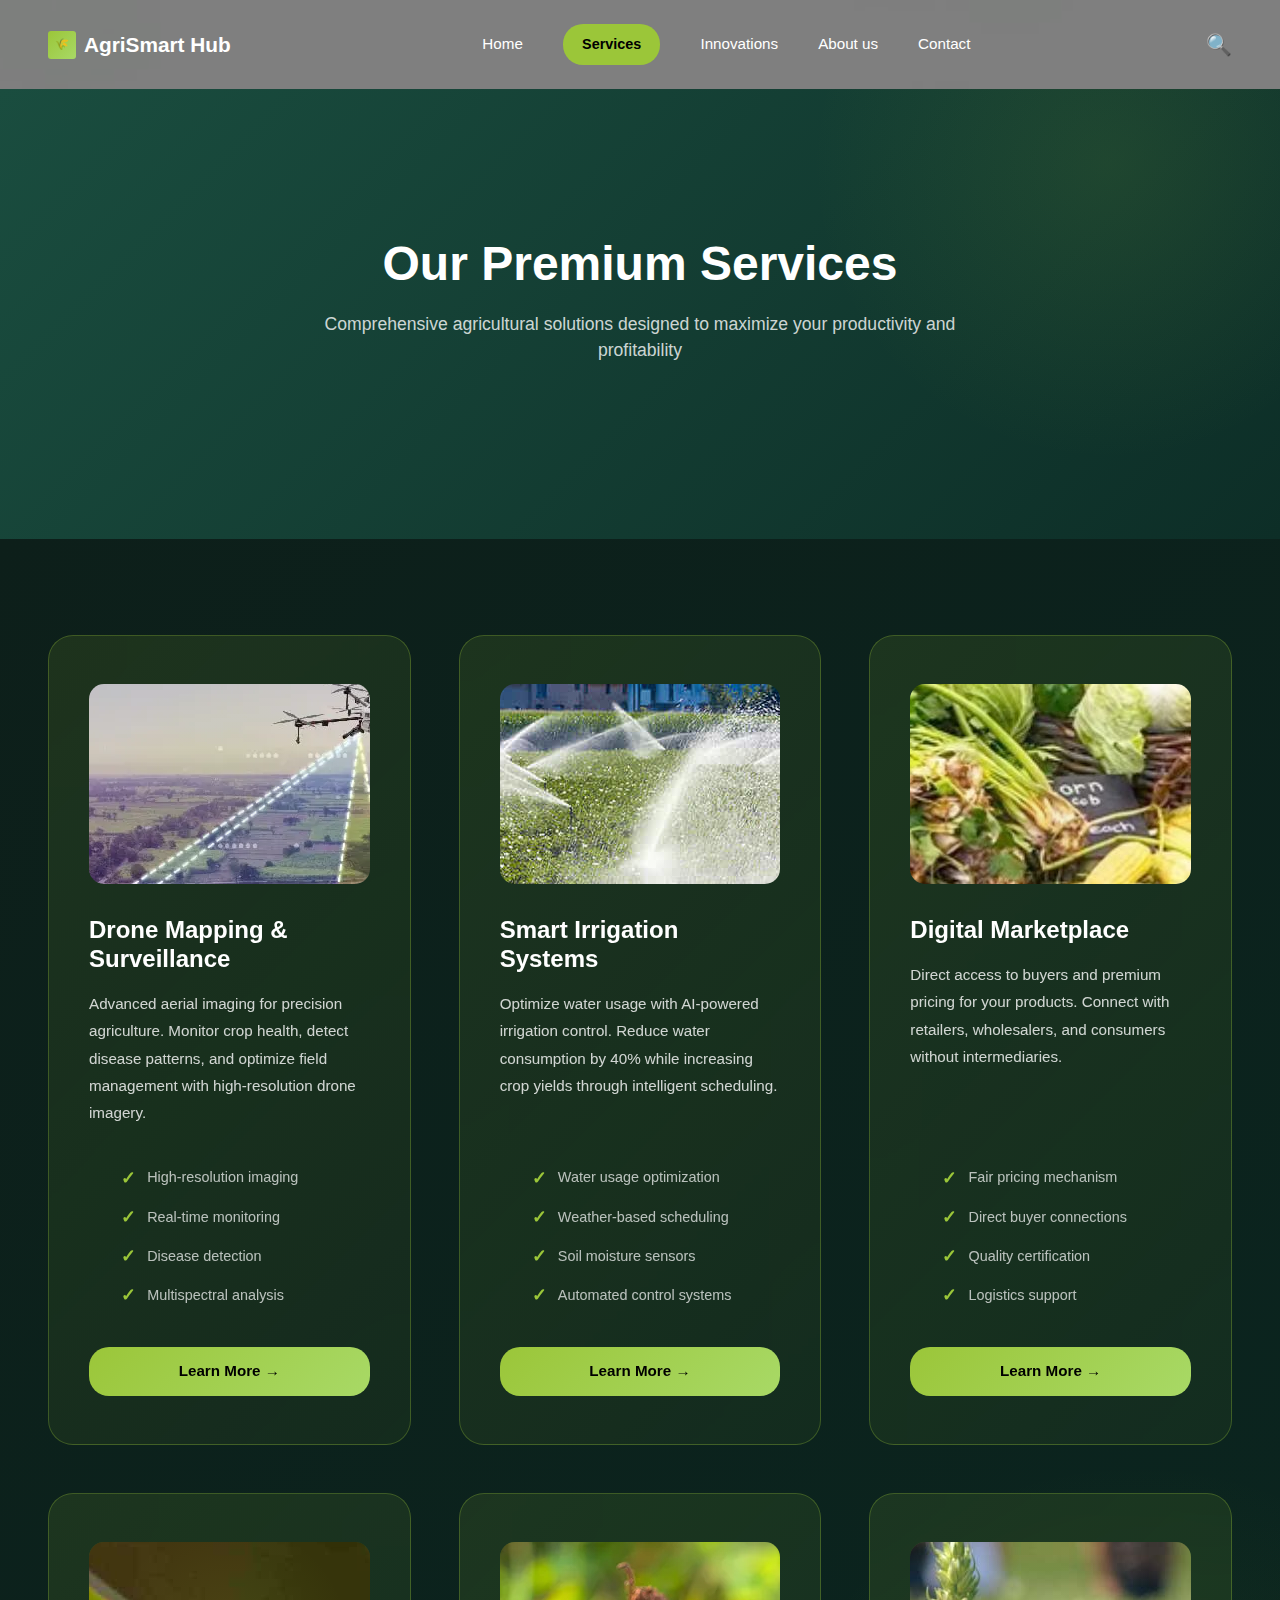
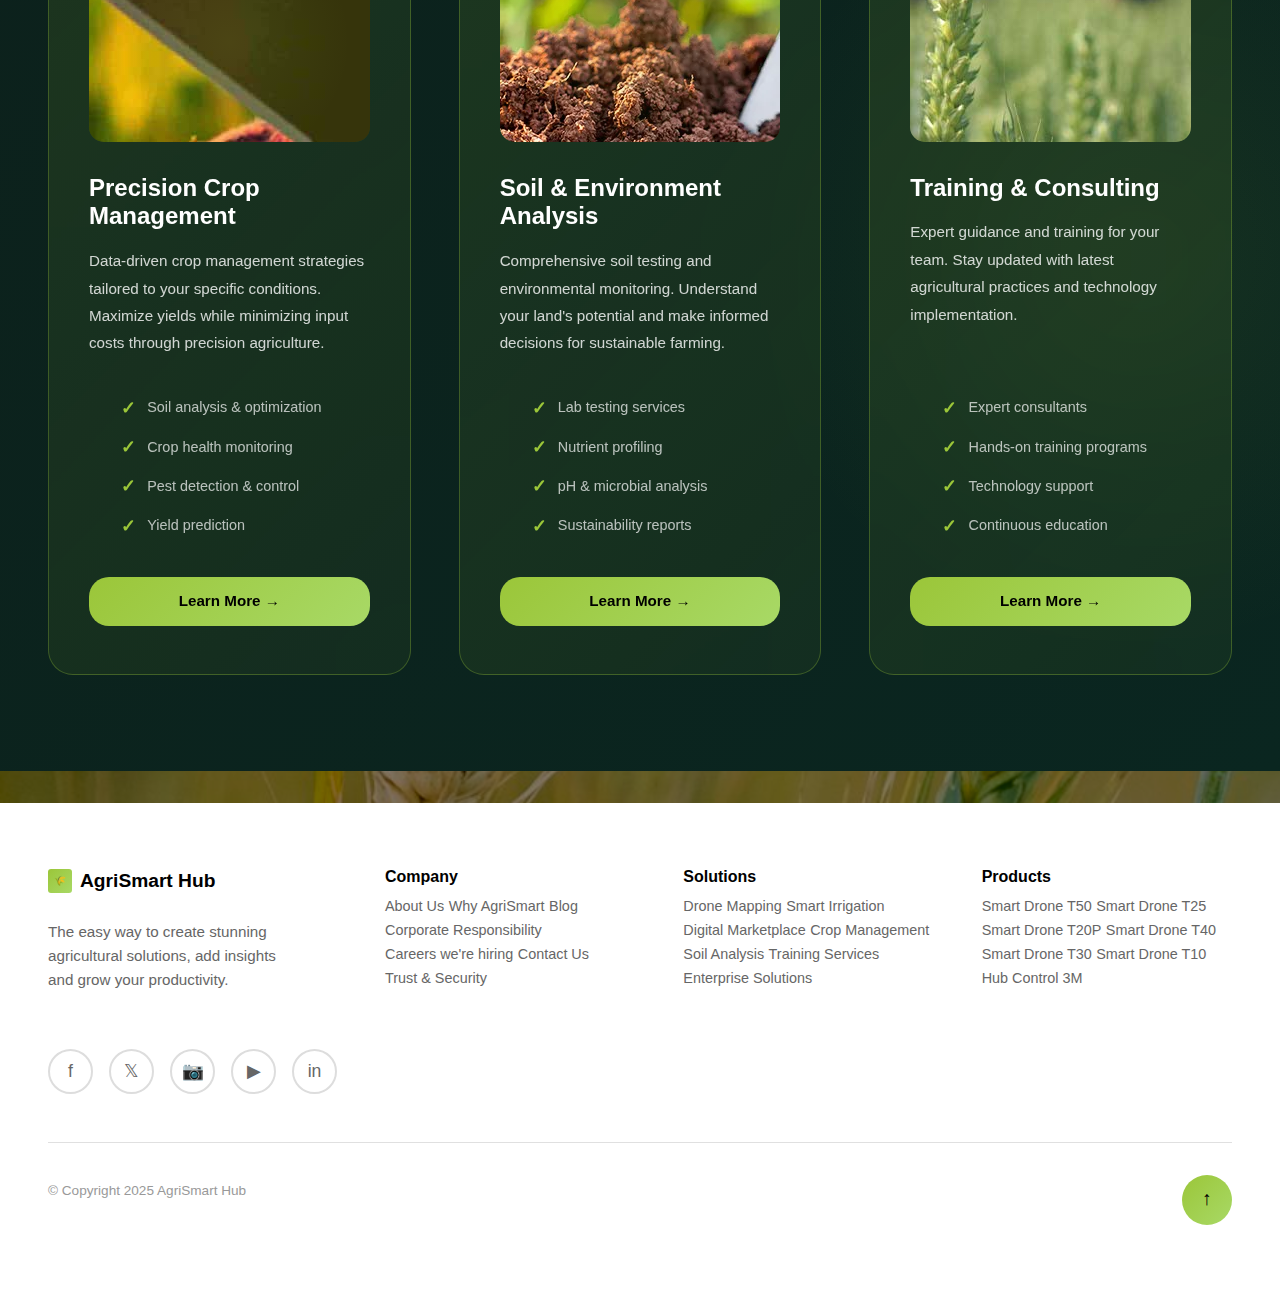
<file: services.html>
<!DOCTYPE html>
<html lang="en">
<head>
    <meta charset="UTF-8">
    <meta name="viewport" content="width=device-width, initial-scale=1.0">
    <title>Our Services - AgriSmart Hub</title>
    <link href="https://cdn.jsdelivr.net/npm/bootstrap@5.3.0/dist/css/bootstrap.min.css" rel="stylesheet">
    <link rel="stylesheet" href="style.css">
</head>
<body>
    <!-- Navigation -->
    <nav class="navbar">
        <div class="d-flex align-items-center justify-content-between w-100">
            <div class="navbar-brand">
                <div class="logo-icon">🌾</div>
                <span>AgriSmart Hub</span>
            </div>
            
            <div class="nav-menu">
                <a href="index.html" >Home</a>
                <a href="services.html" class="nav-btn">Services</a>
                <a href="innovations.html">Innovations</a>
                <a href="about.html">About us</a>
                <a href="contact.html">Contact</a>
                
            </div>

            <div class="nav-icons">
                <button class="icon-btn">🔍</button>
            </div>
        </div>
    </nav>

    <!-- Services Hero Section -->
    <section class="services-hero">
        <div class="services-hero-content">
            <h1 class="services-title">Our Premium Services</h1>
            <p class="services-subtitle">Comprehensive agricultural solutions designed to maximize your productivity and profitability</p>
        </div>
    </section>

    <!-- Services Grid Section -->
    <section class="services-grid-section">
        <div class="services-grid-container">
            <!-- Service Card 1 -->
            <div class="service-card">
                <div class="service-image-placeholder">
                  <img src="images/drone.webp" alt="">
                </div>
                <h3 class="service-title">Drone Mapping & Surveillance</h3>
                <p class="service-description">Advanced aerial imaging for precision agriculture. Monitor crop health, detect disease patterns, and optimize field management with high-resolution drone imagery.</p>
                <ul class="service-features">
                    <li>High-resolution imaging</li>
                    <li>Real-time monitoring</li>
                    <li>Disease detection</li>
                    <li>Multispectral analysis</li>
                </ul>
                <button class="learn-more-btn">Learn More →</button>
            </div>

            <!-- Service Card 2 -->
            <div class="service-card">
                <div class="service-image-placeholder"><img src="
                  images/water1.jpg" alt=""></div>
                <h3 class="service-title">Smart Irrigation Systems</h3>
                <p class="service-description">Optimize water usage with AI-powered irrigation control. Reduce water consumption by 40% while increasing crop yields through intelligent scheduling.</p>
                <ul class="service-features">
                    <li>Water usage optimization</li>
                    <li>Weather-based scheduling</li>
                    <li>Soil moisture sensors</li>
                    <li>Automated control systems</li>
                </ul>
                <button class="learn-more-btn">Learn More →</button>
            </div>

            <!-- Service Card 3 -->
            <div class="service-card">
                <div class="service-image-placeholder"><img src="
                  images/Agri-Markets.jpg" alt=""></div>
                <h3 class="service-title">Digital Marketplace</h3>
                <p class="service-description">Direct access to buyers and premium pricing for your products. Connect with retailers, wholesalers, and consumers without intermediaries.</p>
                <ul class="service-features">
                    <li>Fair pricing mechanism</li>
                    <li>Direct buyer connections</li>
                    <li>Quality certification</li>
                    <li>Logistics support</li>
                </ul>
                <button class="learn-more-btn">Learn More →</button>
            </div>

            <!-- Service Card 4 -->
            <div class="service-card">
                <div class="service-image-placeholder">
                  <img src="images/Crop-Management-System.jpg" alt="">
                </div>
                <h3 class="service-title">Precision Crop Management</h3>
                <p class="service-description">Data-driven crop management strategies tailored to your specific conditions. Maximize yields while minimizing input costs through precision agriculture.</p>
                <ul class="service-features">
                    <li>Soil analysis & optimization</li>
                    <li>Crop health monitoring</li>
                    <li>Pest detection & control</li>
                    <li>Yield prediction</li>
                </ul>
                <button class="learn-more-btn">Learn More →</button>
            </div>

            <!-- Service Card 5 -->
            <div class="service-card">
                <div class="service-image-placeholder">
                  <img src="images/Garden_Soil_1-copy-jpg.webp" alt="">
                </div>
                <h3 class="service-title">Soil & Environment Analysis</h3>
                <p class="service-description">Comprehensive soil testing and environmental monitoring. Understand your land's potential and make informed decisions for sustainable farming.</p>
                <ul class="service-features">
                    <li>Lab testing services</li>
                    <li>Nutrient profiling</li>
                    <li>pH & microbial analysis</li>
                    <li>Sustainability reports</li>
                </ul>
                <button class="learn-more-btn">Learn More →</button>
            </div>

            <!-- Service Card 6 -->
            <div class="service-card">
                <div class="service-image-placeholder">
                  <img src="images/Impact-of-farmer-training-to-agricultural-success.jpg" alt="">
                </div>
                <h3 class="service-title">Training & Consulting</h3>
                <p class="service-description">Expert guidance and training for your team. Stay updated with latest agricultural practices and technology implementation.</p>
                <ul class="service-features">
                    <li>Expert consultants</li>
                    <li>Hands-on training programs</li>
                    <li>Technology support</li>
                    <li>Continuous education</li>
                </ul>
                <button class="learn-more-btn">Learn More →</button>
            </div>
        </div>
    </section>

    <!-- Footer Section -->
    <footer class="footer">
        <div class="footer-container">
            <div class="footer-top">
                <!-- Brand Column -->
                <div class="footer-brand">
                    <div class="footer-brand-title">
                        <div class="footer-logo-icon">🌾</div>
                        <span>AgriSmart Hub</span>
                    </div>
                    <p class="footer-tagline">The easy way to create stunning agricultural solutions, add insights and grow your productivity.</p>
                    <div class="footer-social">
                        <button class="footer-social-btn" title="Facebook">f</button>
                        <button class="footer-social-btn" title="Twitter">𝕏</button>
                        <button class="footer-social-btn" title="Instagram">📷</button>
                        <button class="footer-social-btn" title="YouTube">▶</button>
                        <button class="footer-social-btn" title="LinkedIn">in</button>
                    </div>
                </div>

                <!-- Company Column -->
                <div class="footer-column">
                    <h4 class="footer-column-title">Company</h4>
                    <div class="footer-links">
                        <a href="#" class="footer-link">About Us</a>
                        <a href="#" class="footer-link">Why AgriSmart</a>
                        <a href="#" class="footer-link">Blog</a>
                        <a href="#" class="footer-link">Corporate Responsibility</a>
                        <a href="#" class="footer-link">Careers we're hiring</a>
                        <a href="#" class="footer-link">Contact Us</a>
                        <a href="#" class="footer-link">Trust & Security</a>
                    </div>
                </div>

                <!-- Solutions Column -->
                <div class="footer-column">
                    <h4 class="footer-column-title">Solutions</h4>
                    <div class="footer-links">
                        <a href="#" class="footer-link">Drone Mapping</a>
                        <a href="#" class="footer-link">Smart Irrigation</a>
                        <a href="#" class="footer-link">Digital Marketplace</a>
                        <a href="#" class="footer-link">Crop Management</a>
                        <a href="#" class="footer-link">Soil Analysis</a>
                        <a href="#" class="footer-link">Training Services</a>
                        <a href="#" class="footer-link">Enterprise Solutions</a>
                    </div>
                </div>

                <!-- Products Column -->
                <div class="footer-column">
                    <h4 class="footer-column-title">Products</h4>
                    <div class="footer-links">
                        <a href="#" class="footer-link">Smart Drone T50</a>
                        <a href="#" class="footer-link">Smart Drone T25</a>
                        <a href="#" class="footer-link">Smart Drone T20P</a>
                        <a href="#" class="footer-link">Smart Drone T40</a>
                        <a href="#" class="footer-link">Smart Drone T30</a>
                        <a href="#" class="footer-link">Smart Drone T10</a>
                        <a href="#" class="footer-link">Hub Control 3M</a>
                    </div>
                </div>
            </div>

            <!-- Footer Bottom -->
            <div class="footer-bottom">
                <p class="footer-copyright">© Copyright 2025 AgriSmart Hub</p>
                <button class="scroll-top-btn" onclick="window.scrollTo({top: 0, behavior: 'smooth'})">↑</button>
            </div>
        </div>
    </footer>

    <script src="https://cdn.jsdelivr.net/npm/bootstrap@5.3.0/dist/js/bootstrap.bundle.min.js"></script>
</body>
</html>
</file>
<file: style.css>
:root {
            --primary-green: #9bc639;
            --dark-overlay: #1a1a1a;
            --text-light: #ffffff;
            --text-muted: #cccccc;
            --primary-dark: #2a2a2a;
            --primary-light: #f5f5f5;
            --accent-green: #9bc639;
            --text-dark: #333333;
        }

        * {
            margin: 0;
            padding: 0;
            box-sizing: border-box;
        }

        body {
            font-family: -apple-system, BlinkMacSystemFont, 'Segoe UI', 'Roboto', 'Oxygen', 'Ubuntu', 'Cantarell', sans-serif;
            background: linear-gradient(135deg, #0d1f1a 0%, #0a2620 100%);
        }

        /* Navbar */
        .navbar {
            background: transparent;
            padding: 1.5rem 3rem;
            position: relative;
            z-index: 10;
            border-bottom: none;
        }

        .navbar-brand {
            font-size: 1.3rem;
            font-weight: 700;
            color: var(--text-light);
            display: flex;
            align-items: center;
            gap: 0.5rem;
        }

        .logo-icon {
            width: 28px;
            height: 28px;
            background: linear-gradient(135deg, var(--primary-green), #a8d966);
            border-radius: 3px;
            display: flex;
            align-items: center;
            justify-content: center;
            font-size: 0.7rem;
            color: white;
            font-weight: bold;
        }

        .nav-menu {
            display: flex;
            gap: 2.5rem;
            align-items: center;
            margin: 0 auto;
        }

        .nav-menu a {
            text-decoration: none;
            color: var(--text-light);
            font-size: 0.95rem;
            transition: color 0.3s;
        }

        .nav-menu .nav-btn {
            background-color: var(--primary-green);
            color: #000;
            padding: 0.6rem 1.2rem;
            border-radius: 20px;
            font-size: 0.9rem;
            font-weight: 600;
            display: flex;
            align-items: center;
            gap: 0.5rem;
            border: none;
            cursor: pointer;
        }

        .nav-menu a:hover {
            color: var(--primary-green);
        }

        .icon-btn {
            background: none;
            border: none;
            font-size: 1.3rem;
            cursor: pointer;
            color: var(--text-light);
            transition: color 0.3s;
        }

        .icon-btn:hover {
            color: var(--primary-green);
        }

        /* Page Header */
        .innovations-header {
            min-height: 60vh;
            display: flex;
            align-items: center;
            justify-content: center;
            text-align: center;
            padding: 4rem 3rem;
            position: relative;
            overflow: hidden;
        }

        .innovations-header::before {
            content: '';
            position: absolute;
            top: -50%;
            right: -10%;
            width: 600px;
            height: 600px;
            background: radial-gradient(circle, rgba(155, 198, 57, 0.15) 0%, transparent 70%);
            border-radius: 50%;
            pointer-events: none;
        }

        .header-content {
            max-width: 800px;
            position: relative;
            z-index: 1;
        }

        .header-title {
            font-size: 3.5rem;
            font-weight: 700;
            color: var(--text-light);
            margin-bottom: 1.5rem;
            line-height: 1.3;
        }

        .header-title .highlight {
            color: var(--primary-green);
        }

        .header-subtitle {
            font-size: 1.2rem;
            color: var(--text-muted);
            line-height: 1.8;
        }

        /* Carousel Section */
        .carousel-section {
            padding: 6rem 3rem;
            position: relative;
            z-index: 5;
        }

        .carousel-container {
            max-width: 1000px;
            margin: 0 auto;
            position: relative;
        }

        .carousel-wrapper {
            position: relative;
            background: linear-gradient(135deg, rgba(155, 198, 57, 0.1), rgba(155, 198, 57, 0.05));
            border: 1px solid rgba(155, 198, 57, 0.25);
            backdrop-filter: blur(20px);
            border-radius: 25px;
            overflow: hidden;
            aspect-ratio: 16 / 9;
        }

        .carousel-slides {
            position: relative;
            width: 100%;
            height: 100%;
        }

        .slide {
            position: absolute;
            width: 100%;
            height: 100%;
            opacity: 0;
            transition: opacity 0.8s ease-in-out;
        }

        .slide.active {
            opacity: 1;
            z-index: 5;
        }

        .slide-image {
            width: 100%;
            height: 100%;
            object-fit: cover;
        }

        .slide-caption {
            position: absolute;
            bottom: 0;
            left: 0;
            right: 0;
            background: linear-gradient(180deg, transparent, rgba(0, 0, 0, 0.9));
            padding: 2rem;
            color: white;
            z-index: 10;
        }

        .slide-caption h3 {
            font-size: 1.8rem;
            font-weight: 700;
            margin-bottom: 0.5rem;
        }

        .slide-caption p {
            font-size: 1rem;
            color: rgba(255, 255, 255, 0.9);
        }

        .carousel-controls {
            display: flex;
            justify-content: center;
            gap: 1rem;
            margin-top: 2rem;
            align-items: center;
        }

        .carousel-btn {
            width: 50px;
            height: 50px;
            border: 2px solid rgba(155, 198, 57, 0.5);
            background: transparent;
            border-radius: 50%;
            color: var(--primary-green);
            font-size: 1.2rem;
            cursor: pointer;
            transition: all 0.3s;
            display: flex;
            align-items: center;
            justify-content: center;
        }

        .carousel-btn:hover {
            border-color: var(--primary-green);
            background: rgba(155, 198, 57, 0.1);
            transform: scale(1.1);
        }

        .carousel-dots {
            display: flex;
            gap: 0.8rem;
        }

        .dot {
            width: 12px;
            height: 12px;
            border-radius: 50%;
            background: rgba(155, 198, 57, 0.3);
            cursor: pointer;
            transition: all 0.3s;
            border: 2px solid transparent;
        }

        .dot.active {
            background: var(--primary-green);
            transform: scale(1.3);
        }

        .dot:hover {
            background: rgba(155, 198, 57, 0.6);
        }

        /* Video Section */
        .video-section {
            padding: 6rem 3rem;
            background: linear-gradient(135deg, rgba(155, 198, 57, 0.08) 0%, rgba(155, 198, 57, 0.04) 100%);
            position: relative;
            overflow: hidden;
        }

        .video-section::before {
            content: '';
            position: absolute;
            bottom: -30%;
            left: -15%;
            width: 700px;
            height: 700px;
            background: radial-gradient(circle, rgba(155, 198, 57, 0.1) 0%, transparent 70%);
            border-radius: 50%;
            pointer-events: none;
        }

        .video-header {
            text-align: center;
            margin-bottom: 3rem;
            position: relative;
            z-index: 1;
        }

        .video-title {
            font-size: 2.8rem;
            font-weight: 700;
            color: var(--text-light);
            margin-bottom: 1rem;
        }

        .video-subtitle {
            font-size: 1.1rem;
            color: rgba(255, 255, 255, 0.7);
        }

.video-container {
    max-width: 900px;
    margin: 0 auto;
    position: relative;
    z-index: 1;
    display: flex;
    justify-content: center;
    align-items: center;
}

        .video-iframe {
            width: 100%;
            aspect-ratio: 16 / 9;
            border: 1px solid rgba(155, 198, 57, 0.25);
            border-radius: 25px;
            overflow: hidden;
        }

        /* Stats Section */
        .stats-section {
            padding: 6rem 3rem;
            position: relative;
            z-index: 5;
        }

        .stats-header {
            text-align: center;
            margin-bottom: 3rem;
        }

        .stats-header h2 {
            font-size: 2.8rem;
            font-weight: 700;
            color: var(--text-light);
            margin-bottom: 1rem;
        }

        .stats-grid {
            display: grid;
            grid-template-columns: repeat(auto-fit, minmax(250px, 1fr));
            gap: 2rem;
            max-width: 1200px;
            margin: 0 auto;
        }

        .stat-card {
            background: linear-gradient(135deg, rgba(155, 198, 57, 0.15), rgba(155, 198, 57, 0.08));
            border: 1px solid rgba(155, 198, 57, 0.25);
            backdrop-filter: blur(20px);
            border-radius: 20px;
            padding: 2.5rem 2rem;
            text-align: center;
            transition: all 0.4s;
            position: relative;
            overflow: hidden;
        }

        .stat-card:hover {
            border-color: var(--primary-green);
            background: rgba(155, 198, 57, 0.2);
            transform: translateY(-8px);
        }

        .stat-number {
            font-size: 3rem;
            font-weight: 700;
            color: var(--primary-green);
            margin-bottom: 0.5rem;
        }

        .stat-label {
            font-size: 1.1rem;
            color: var(--text-light);
            font-weight: 600;
            margin-bottom: 0.5rem;
        }

        .stat-description {
            font-size: 0.95rem;
            color: rgba(255, 255, 255, 0.8);
        }

        /* CTA Section */
        .innovations-cta {
            background: linear-gradient(135deg, var(--primary-green), #a8d966);
            color: #000;
            padding: 4rem 3rem;
            text-align: center;
            border-radius: 25px;
            margin: 6rem 3rem;
            position: relative;
            z-index: 5;
        }

        .innovations-cta h2 {
            font-size: 2.5rem;
            font-weight: 700;
            margin-bottom: 1rem;
        }

        .innovations-cta p {
            font-size: 1.1rem;
            margin-bottom: 2rem;
            opacity: 0.95;
            max-width: 600px;
            margin-left: auto;
            margin-right: auto;
        }

        .cta-btn {
            background: #000;
            color: white;
            padding: 1rem 2.5rem;
            border: none;
            border-radius: 25px;
            font-size: 1rem;
            font-weight: 700;
            cursor: pointer;
            transition: all 0.3s;
            display: inline-flex;
            align-items: center;
            gap: 0.8rem;
        }

        .cta-btn:hover {
            background: rgba(0, 0, 0, 0.8);
            transform: translateY(-3px);
        }

        /* Footer */
        .footer {
            background: #ffffff;
            color: #333333;
            padding: 4rem 3rem;
            position: relative;
            margin-top: 2rem;
        }

        .footer-container {
            max-width: 1400px;
            margin: 0 auto;
        }

        .footer-top {
            display: grid;
            grid-template-columns: 1fr 1fr 1fr 1fr;
            gap: 3rem;
            margin-bottom: 3rem;
            align-items: flex-start;
        }

        .footer-brand {
            display: flex;
            flex-direction: column;
            gap: 1.5rem;
        }

        .footer-brand-title {
            display: flex;
            align-items: center;
            gap: 0.5rem;
            font-size: 1.2rem;
            font-weight: 700;
            color: #000;
        }

        .footer-logo-icon {
            width: 24px;
            height: 24px;
            background: linear-gradient(135deg, var(--primary-green), #a8d966);
            border-radius: 3px;
            display: flex;
            align-items: center;
            justify-content: center;
            font-size: 0.6rem;
        }

        .footer-tagline {
            font-size: 0.95rem;
            line-height: 1.6;
            color: #666666;
            max-width: 250px;
        }
        
        .footer-social {
            display: flex;
            gap: 1rem;
            margin-top: 1rem;
        }

        .footer-social-btn {
            width: 45px;
            height: 45px;
            border: 2px solid #ddd;
            background: transparent;
            border-radius: 50%;
            color: #666666;
            cursor: pointer;
            display: flex;
            align-items: center;
            justify-content: center;
            font-size: 1.1rem;
            transition: all 0.3s;
        }

        .footer-social-btn:hover {
            border-color: var(--primary-green);
            color: var(--primary-green);
            background: rgba(155, 198, 57, 0.1);
        }

        .footer-column-title {
            font-size: 1rem;
            font-weight: 700;
            color: #000;
            margin-bottom: 0.5rem;
        }

        .footer-link {
            text-decoration: none;
            color: #666666;
            font-size: 0.9rem;
            transition: all 0.3s;
            display: inline-block;
        }

        .footer-link:hover {
            color: var(--primary-green);
            padding-left: 0.3rem;
        }

        .footer-bottom {
            border-top: 1px solid #e0e0e0;
            padding-top: 2rem;
            display: flex;
            justify-content: space-between;
            align-items: center;
        }

        .footer-copyright {
            font-size: 0.85rem;
            color: #999999;
        }

        .scroll-top-btn {
            width: 50px;
            height: 50px;
            background: linear-gradient(135deg, var(--primary-green), #a8d966);
            color: #000;
            border: none;
            border-radius: 50%;
            font-size: 1.2rem;
            cursor: pointer;
            transition: all 0.3s;
            display: flex;
            align-items: center;
            justify-content: center;
            font-weight: bold;
        }

        .scroll-top-btn:hover {
            transform: translateY(-4px);
            box-shadow: 0 10px 25px rgba(155, 198, 57, 0.3);
        }

        @media (max-width: 1024px) {
            .footer-top {
                grid-template-columns: 1fr 1fr;
                gap: 2rem;
            }
        }

        @media (max-width: 768px) {
            .navbar {
                padding: 1rem 1.5rem;
            }

            .nav-menu {
                display: none;
            }

            .header-title {
                font-size: 2rem;
            }

            .carousel-section, .video-section, .stats-section {
                padding: 3rem 1.5rem;
            }

            .video-title, .stats-header h2 {
                font-size: 2rem;
            }

            .carousel-controls {
                flex-wrap: wrap;
            }

            .stat-grid {
                grid-template-columns: 1fr;
            }

            .innovations-cta {
                margin: 3rem 1.5rem;
                padding: 2.5rem 1.5rem;
            }

            .innovations-cta h2 {
                font-size: 1.8rem;
            }

            .footer {
                padding: 2rem 1.5rem;
            }

            .footer-top {
                grid-template-columns: 1fr;
                gap: 2rem;
            }

            .footer-bottom {
                flex-direction: column;
                gap: 1.5rem;
                align-items: flex-start;
            }
        }
/* Hero Section */
body {
    color: var(--text-light);
    background-color: white;
    background-image: linear-gradient(rgba(0,0,0,0.5), rgba(0,0,0,0.5)), url('/images/hero.jpg');
    background-size: cover;
    background-position: center;
}

.hero {
    min-height: 100vh;
    background: none;
    display: flex;
    align-items: center;
    padding: 3rem;
    position: relative;
}

.hero-content {
    max-width: 600px;
    z-index: 5;
}

.hero-title {
    font-size: 3.2rem;
    font-weight: 700;
    line-height: 1.3;
    margin-bottom: 1.5rem;
    color: var(--text-light);
}

.hero-title .highlight {
    color: var(--primary-green);
}

.hero-subtitle {
    color: var(--text-muted);
    font-size: 1.05rem;
    margin-bottom: 2rem;
    line-height: 1.8;
}

.hero-subtitle strong {
    color: var(--text-light);
    font-weight: 600;
}

.button-group {
    display: flex;
    gap: 1rem;
    align-items: center;
}

.cta-btn {
    background-color: var(--primary-green);
    color: #000;
    padding: 0.8rem 1.8rem;
    border: none;
    border-radius: 25px;
    font-size: 1rem;
    font-weight: 600;
    cursor: pointer;
    transition: all 0.3s;
    display: flex;
    align-items: center;
    gap: 0.5rem;
}

.cta-btn:hover {
    background-color: #a8d966;
    transform: translateX(4px);
}

.cta-icon {
    width: 20px;
    height: 20px;
    background: rgba(0, 0, 0, 0.2);
    border-radius: 4px;
    display: flex;
    align-items: center;
    justify-content: center;
    font-size: 0.7rem;
}

.secondary-btn {
    background: none;
    border: 2px solid var(--primary-green);
    color: var(--primary-green);
    padding: 0.6rem 1.5rem;
    border-radius: 25px;
    font-size: 1rem;
    font-weight: 600;
    cursor: pointer;
    transition: all 0.3s;
}

.secondary-btn:hover {
    background-color: var(--primary-green);
    color: #000;
}

/* Grid Section */
.grid-section {
    background: linear-gradient(135deg, #0d1f1a 0%, #0a2620 100%);
    padding: 6rem 3rem;
    position: relative;
    overflow: hidden;
}

.grid-header {
    text-align: center;
    margin-bottom: 4rem;
    position: relative;
    z-index: 1;
}

.grid-accent-line {
    width: 80px;
    height: 5px;
    background: linear-gradient(90deg, transparent, var(--primary-green), transparent);
    margin: 0 auto 2rem;
    border-radius: 3px;
}

.grid-title {
    font-size: 2.8rem;
    font-weight: 700;
    color: white;
    line-height: 1.3;
    margin-bottom: 1rem;
}

.grid-subtitle {
    font-size: 1.1rem;
    color: rgba(255, 255, 255, 0.7);
    max-width: 600px;
    margin: 0 auto;
}

.grid-container {
    display: grid;
    grid-template-columns: repeat(auto-fit, minmax(300px, 1fr));
    gap: 2.5rem;
    max-width: 1200px;
    margin: 0 auto;
    position: relative;
    z-index: 1;
}

.grid-card {
    background: linear-gradient(135deg, rgba(155, 198, 57, 0.1), rgba(155, 198, 57, 0.05));
    border: 1px solid rgba(155, 198, 57, 0.25);
    backdrop-filter: blur(20px);
    border-radius: 25px;
    padding: 2.5rem;
    transition: all 0.4s cubic-bezier(0.23, 1, 0.320, 1);
    position: relative;
    overflow: hidden;
}

.grid-card-icon {
    width: 70px;
    height: 70px;
    background: linear-gradient(135deg, rgba(155, 198, 57, 0.2), rgba(155, 198, 57, 0.1));
    border-radius: 18px;
    display: flex;
    align-items: center;
    justify-content: center;
    font-size: 2rem;
    margin-bottom: 1.5rem;
    transition: all 0.4s;
}

.grid-card-title {
    font-size: 1.3rem;
    font-weight: 700;
    color: white;
    margin-bottom: 1rem;
}

.grid-card-text {
    font-size: 0.95rem;
    color: rgba(255, 255, 255, 0.8);
    line-height: 1.7;
    margin-bottom: 1.5rem;
}

.grid-card-link {
    color: var(--primary-green);
    text-decoration: none;
    font-weight: 600;
    font-size: 0.95rem;
    display: inline-flex;
    align-items: center;
    gap: 0.5rem;
    transition: all 0.3s;
}

.grid-card-link:hover {
    gap: 0.8rem;
}

/* Other Section */
.other-section {
    background: linear-gradient(135deg, rgba(155, 198, 57, 0.15) 0%, rgba(155, 198, 57, 0.08) 100%);
    padding: 5rem 3rem;
    text-align: center;
    position: relative;
    overflow: hidden;
}

.other-content {
    max-width: 800px;
    margin: 0 auto;
    position: relative;
    z-index: 1;
}

.other-title {
    font-size: 2.5rem;
    font-weight: 700;
    color: white;
    margin-bottom: 1.5rem;
    line-height: 1.3;
}

.other-subtitle {
    font-size: 1.1rem;
    color: rgba(255, 255, 255, 0.9);
    margin-bottom: 2.5rem;
    line-height: 1.8;
}

.other-cta {
    background: linear-gradient(135deg, var(--primary-green), #a8d966);
    color: #000;
    padding: 1.2rem 2.8rem;
    border: none;
    border-radius: 30px;
    font-size: 1.05rem;
    font-weight: 700;
    cursor: pointer;
    transition: all 0.3s;
    display: inline-flex;
    align-items: center;
    gap: 0.8rem;
    box-shadow: 0 10px 30px rgba(155, 198, 57, 0.3);
}

.other-cta:hover {
    transform: translateY(-4px);
    box-shadow: 0 15px 40px rgba(155, 198, 57, 0.4);
}

/* About Page Unique Styles */
/* Hero Section */
.about-hero {
    min-height: 100vh;
    background: white;
    display: flex;
    align-items: center;
    padding: 3rem;
    position: relative;
    overflow: hidden;
}
.about-hero::before {
    content: '';
    position: absolute;
    top: -50%;
    right: -20%;
    width: 800px;
    height: 800px;
    background: radial-gradient(circle, rgba(155, 198, 57, 0.1) 0%, transparent 70%);
    border-radius: 50%;
    pointer-events: none;
}
.about-hero::after {
    content: '';
    position: absolute;
    bottom: -30%;
    left: -15%;
    width: 700px;
    height: 700px;
    background: radial-gradient(circle, rgba(155, 198, 57, 0.08) 0%, transparent 70%);
    border-radius: 50%;
    pointer-events: none;
}
.about-container {
    display: grid;
    grid-template-columns: 1fr 1fr;
    gap: 4rem;
    max-width: 1400px;
    margin: 0 auto;
    align-items: center;
    position: relative;
    z-index: 1;
}
.about-content h1 {
    font-size: 3rem;
    font-weight: 700;
    line-height: 1.3;
    margin-bottom: 1.5rem;
    color: black;
}
.about-content h1 .highlight {
    color: var(--primary-green);
}
.about-content p {
    font-size: 1.05rem;
    line-height: 1.8;
    color: black;
    margin-bottom: 1.5rem;
}
.about-image {
    position: relative;
    height: 500px;
    background: linear-gradient(135deg, rgba(155, 198, 57, 0.15), rgba(155, 198, 57, 0.05));
    border: 1px solid rgba(155, 198, 57, 0.25);
    border-radius: 25px;
    overflow: hidden;
    display: flex;
    align-items: center;
    justify-content: center;
    font-size: 8rem;
}

/* Mission and Vision Section */
.about-mission-vision {
    background: linear-gradient(135deg, #0d1f1a 0%, #0a2620 100%);
    padding: 6rem 3rem;
    position: relative;
    overflow: hidden;
}
.about-mission-vision::before {
    content: '';
    position: absolute;
    top: 50%;
    left: -10%;
    width: 600px;
    height: 600px;
    background: radial-gradient(circle, rgba(155, 198, 57, 0.1) 0%, transparent 70%);
    border-radius: 50%;
    pointer-events: none;
}
.about-mission-vision-header {
    text-align: center;
    margin-bottom: 4rem;
    position: relative;
    z-index: 1;
}
.about-mission-vision-title {
    font-size: 2.8rem;
    font-weight: 700;
    color: white;
    line-height: 1.3;
    margin-bottom: 1rem;
}
.about-mission-vision-subtitle {
    font-size: 1.1rem;
    color: rgba(255, 255, 255, 0.7);
    max-width: 600px;
    margin: 0 auto;
}
.about-mv-grid {
    display: grid;
    grid-template-columns: 1fr 1fr;
    gap: 3rem;
    max-width: 1200px;
    margin: 0 auto;
    position: relative;
    z-index: 1;
}
.about-mv-card {
    background: linear-gradient(135deg, rgba(155, 198, 57, 0.1), rgba(155, 198, 57, 0.05));
    border: 1px solid rgba(155, 198, 57, 0.25);
    backdrop-filter: blur(20px);
    border-radius: 25px;
    padding: 3rem;
    transition: all 0.4s cubic-bezier(0.23, 1, 0.320, 1);
    position: relative;
    overflow: hidden;
}
.about-mv-card::before {
    content: '';
    position: absolute;
    top: 0;
    left: -100%;
    width: 100%;
    height: 100%;
    background: linear-gradient(90deg, transparent, rgba(155, 198, 57, 0.1), transparent);
    transition: left 0.5s;
}
.about-mv-card:hover::before {
    left: 100%;
}
.about-mv-card:hover {
    border-color: var(--primary-green);
    background: rgba(155, 198, 57, 0.15);
    transform: translateY(-8px);
}
.about-mv-icon {
    width: 80px;
    height: 80px;
    background: linear-gradient(135deg, rgba(155, 198, 57, 0.2), rgba(155, 198, 57, 0.1));
    border-radius: 18px;
    display: flex;
    align-items: center;
    justify-content: center;
    font-size: 2.5rem;
    margin-bottom: 2rem;
    transition: all 0.4s;
}
.about-mv-card:hover .about-mv-icon {
    background: linear-gradient(135deg, var(--primary-green), #a8d966);
    transform: scale(1.15) rotate(10deg);
}
.about-mv-title {
    font-size: 1.8rem;
    font-weight: 700;
    color: white;
    margin-bottom: 1.5rem;
}
.about-mv-text {
    font-size: 1rem;
    color: rgba(255, 255, 255, 0.8);
    line-height: 1.8;
}

/* Goals and Progress Section */
.about-goals-section {
    background: linear-gradient(135deg, rgba(155, 198, 57, 0.15) 0%, rgba(155, 198, 57, 0.08) 100%);
    padding: 6rem 3rem;
    position: relative;
    overflow: hidden;
}
.about-goals-section::before {
    content: '';
    position: absolute;
    top: -50%;
    right: -10%;
    width: 600px;
    height: 600px;
    background: radial-gradient(circle, rgba(155, 198, 57, 0.1) 0%, transparent 70%);
    border-radius: 50%;
    pointer-events: none;
}
.about-goals-header {
    text-align: center;
    margin-bottom: 4rem;
    position: relative;
    z-index: 1;
}
.about-goals-title {
    font-size: 2.8rem;
    font-weight: 700;
    color: #000;
    line-height: 1.3;
    margin-bottom: 1rem;
}
.about-goals-subtitle {
    font-size: 1.1rem;
    color: #555;
    max-width: 600px;
    margin: 0 auto;
}
.about-goals-container {
    max-width: 1000px;
    margin: 0 auto;
    position: relative;
    z-index: 1;
}
.about-goal-item {
    background: white;
    padding: 2.5rem;
    border-radius: 20px;
    margin-bottom: 2.5rem;
    border: 1px solid rgba(155, 198, 57, 0.2);
    transition: all 0.3s;
}
.about-goal-item:hover {
    border-color: var(--primary-green);
    box-shadow: 0 10px 30px rgba(155, 198, 57, 0.1);
}
.about-goal-header {
    display: flex;
    justify-content: space-between;
    align-items: center;
    margin-bottom: 1.5rem;
}
.about-goal-label {
    font-size: 1.1rem;
    font-weight: 700;
    color: #000;
}
.about-goal-percentage {
    font-size: 1.5rem;
    font-weight: 700;
    color: var(--primary-green);
}
.about-progress-bar-container {
    width: 100%;
    height: 12px;
    background: #e0e0e0;
    border-radius: 10px;
    overflow: hidden;
    position: relative;
}
.about-progress-fill {
    height: 100%;
    background: linear-gradient(90deg, var(--primary-green), #a8d966);
    border-radius: 10px;
    transition: width 2s cubic-bezier(0.34, 1.56, 0.64, 1);
    box-shadow: 0 0 10px rgba(155, 198, 57, 0.4);
}
.about-goal-description {
    font-size: 0.95rem;
    color: #666;
    margin-top: 1rem;
}

/* Responsive Styles for About Page */
@media (max-width: 768px) {
    .about-container {
        grid-template-columns: 1fr;
        gap: 2rem;
    }
    .about-content h1 {
        font-size: 2rem;
    }
    .about-image {
        height: 300px;
        font-size: 4rem;
    }
    .about-mv-grid {
        grid-template-columns: 1fr;
        gap: 2rem;
    }
    .about-goals-title {
        font-size: 2rem;
    }
    .about-goal-item {
        padding: 1.5rem;
    }
}

.page-header {
    padding: 3.5rem 2rem 2rem;
    text-align: center;
}
.page-header h1 {
    font-size: 2rem;
    margin-bottom: .25rem;
}
.page-header p {
    color: var(--muted);
}
.contact-section {
    flex: 1;
    padding: 2rem;
}
.card-contact {
    background: linear-gradient(180deg, rgba(155,198,57,0.06), rgba(155,198,57,0.03));
    border: 1px solid rgba(155,198,57,0.18);
    color: var(--text-light);
}
.form-control,
.form-control:focus {
    border-radius: 8px;
}
.btn-primary {
    background: var(--primary-green);
    border: none;
    color: #000;
    font-weight: 700;
}
.map-embed {
    width: 100%;
    height: 220px;
    border-radius: 12px;
    border: 0;
}
@media (min-width: 992px) {
    .map-embed {
        height: 280px;
    }
}

/* --- About Hero Section --- */
.about-hero {
    min-height: 100vh;
    background: white;
    display: flex;
    align-items: center;
    padding: 3rem;
    position: relative;
    overflow: hidden;
}
.about-hero::before {
    content: '';
    position: absolute;
    top: -50%;
    right: -20%;
    width: 800px;
    height: 800px;
    background: radial-gradient(circle, rgba(155, 198, 57, 0.1) 0%, transparent 70%);
    border-radius: 50%;
    pointer-events: none;
}
.about-hero::after {
    content: '';
    position: absolute;
    bottom: -30%;
    left: -15%;
    width: 700px;
    height: 700px;
    background: radial-gradient(circle, rgba(155, 198, 57, 0.08) 0%, transparent 70%);
    border-radius: 50%;
    pointer-events: none;
}
.about-hero .about-container {
    display: grid;
    grid-template-columns: 1fr 1fr;
    gap: 4rem;
    max-width: 1400px;
    margin: 0 auto;
    align-items: center;
    position: relative;
    z-index: 1;
}
.about-hero .about-content h1 {
    font-size: 3rem;
    font-weight: 700;
    line-height: 1.3;
    margin-bottom: 1.5rem;
    color: black;
}
.about-hero .about-content h1 .highlight {
    color: var(--primary-green);
}
.about-hero .about-content p {
    font-size: 1.05rem;
    line-height: 1.8;
    color: black;
    margin-bottom: 1.5rem;
}
.about-hero .about-image {
    position: relative;
    height: 500px;
    background: linear-gradient(135deg, rgba(155, 198, 57, 0.15), rgba(155, 198, 57, 0.05));
    border: 1px solid rgba(155, 198, 57, 0.25);
    border-radius: 25px;
    overflow: hidden;
    display: flex;
    align-items: center;
    justify-content: center;
    font-size: 8rem;
}

/* --- Mission and Vision Section --- */
.mission-vision {
    background: linear-gradient(135deg, #0d1f1a 0%, #0a2620 100%);
    padding: 6rem 3rem;
    position: relative;
    overflow: hidden;
}
.mission-vision::before {
    content: '';
    position: absolute;
    top: 50%;
    left: -10%;
    width: 600px;
    height: 600px;
    background: radial-gradient(circle, rgba(155, 198, 57, 0.1) 0%, transparent 70%);
    border-radius: 50%;
    pointer-events: none;
}
.mission-vision .mission-vision-header {
    text-align: center;
    margin-bottom: 4rem;
    position: relative;
    z-index: 1;
}
.mission-vision .mission-vision-title {
    font-size: 2.8rem;
    font-weight: 700;
    color: white;
    line-height: 1.3;
    margin-bottom: 1rem;
}
.mission-vision .mission-vision-subtitle {
    font-size: 1.1rem;
    color: rgba(255, 255, 255, 0.7);
    max-width: 600px;
    margin: 0 auto;
}
.mission-vision .mv-grid {
    display: grid;
    grid-template-columns: 1fr 1fr;
    gap: 3rem;
    max-width: 1200px;
    margin: 0 auto;
    position: relative;
    z-index: 1;
}
.mission-vision .mv-card {
    background: linear-gradient(135deg, rgba(155, 198, 57, 0.1), rgba(155, 198, 57, 0.05));
    border: 1px solid rgba(155, 198, 57, 0.25);
    backdrop-filter: blur(20px);
    border-radius: 25px;
    padding: 3rem;
    transition: all 0.4s cubic-bezier(0.23, 1, 0.320, 1);
    position: relative;
    overflow: hidden;
}
.mission-vision .mv-card::before {
    content: '';
    position: absolute;
    top: 0;
    left: -100%;
    width: 100%;
    height: 100%;
    background: linear-gradient(90deg, transparent, rgba(155, 198, 57, 0.1), transparent);
    transition: left 0.5s;
}
.mission-vision .mv-card:hover::before {
    left: 100%;
}
.mission-vision .mv-card:hover {
    border-color: var(--primary-green);
    background: rgba(155, 198, 57, 0.15);
    transform: translateY(-8px);
}
.mission-vision .mv-icon {
    width: 80px;
    height: 80px;
    background: linear-gradient(135deg, rgba(155, 198, 57, 0.2), rgba(155, 198, 57, 0.1));
    border-radius: 18px;
    display: flex;
    align-items: center;
    justify-content: center;
    font-size: 2.5rem;
    margin-bottom: 2rem;
    transition: all 0.4s;
}
.mission-vision .mv-card:hover .mv-icon {
    background: linear-gradient(135deg, var(--primary-green), #a8d966);
    transform: scale(1.15) rotate(10deg);
}
.mission-vision .mv-title {
    font-size: 1.8rem;
    font-weight: 700;
    color: white;
    margin-bottom: 1.5rem;
}
.mission-vision .mv-text {
    font-size: 1rem;
    color: rgba(255, 255, 255, 0.8);
    line-height: 1.8;
}

/* --- Goals and Progress Section --- */
.goals-section {
    background: linear-gradient(135deg, rgba(155, 198, 57, 0.15) 0%, rgba(155, 198, 57, 0.08) 100%);
    padding: 6rem 3rem;
    position: relative;
    overflow: hidden;
}
.goals-section::before {
    content: '';
    position: absolute;
    top: -50%;
    right: -10%;
    width: 600px;
    height: 600px;
    background: radial-gradient(circle, rgba(155, 198, 57, 0.1) 0%, transparent 70%);
    border-radius: 50%;
    pointer-events: none;
}
.goals-section .goals-header {
    text-align: center;
    margin-bottom: 4rem;
    position: relative;
    z-index: 1;
}
.goals-section .goals-title {
    font-size: 2.8rem;
    font-weight: 700;
    color: #000;
    line-height: 1.3;
    margin-bottom: 1rem;
}
.goals-section .goals-subtitle {
    font-size: 1.1rem;
    color: #555;
    max-width: 600px;
    margin: 0 auto;
}
.goals-section .goals-container {
    max-width: 1000px;
    margin: 0 auto;
    position: relative;
    z-index: 1;
}
.goals-section .goal-item {
    background: white;
    padding: 2.5rem;
    border-radius: 20px;
    margin-bottom: 2.5rem;
    border: 1px solid rgba(155, 198, 57, 0.2);
    transition: all 0.3s;
}
.goals-section .goal-item:hover {
    border-color: var(--primary-green);
    box-shadow: 0 10px 30px rgba(155, 198, 57, 0.1);
}
.goals-section .goal-header {
    display: flex;
    justify-content: space-between;
    align-items: center;
    margin-bottom: 1.5rem;
}
.goals-section .goal-label {
    font-size: 1.1rem;
    font-weight: 700;
    color: #000;
}
.goals-section .goal-percentage {
    font-size: 1.5rem;
    font-weight: 700;
    color: var(--primary-green);
}
.goals-section .progress-bar-container {
    width: 100%;
    height: 12px;
    background: #e0e0e0;
    border-radius: 10px;
    overflow: hidden;
    position: relative;
}
.goals-section .progress-fill {
    height: 100%;
    background: linear-gradient(90deg, var(--primary-green), #a8d966);
    border-radius: 10px;
    transition: width 2s cubic-bezier(0.34, 1.56, 0.64, 1);
    box-shadow: 0 0 10px rgba(155, 198, 57, 0.4);
}
.goals-section .goal-description {
    font-size: 0.95rem;
    color: #666;
    margin-top: 1rem;
}

/* --- Responsive Styles for About Page --- */
@media (max-width: 768px) {
    .about-hero .about-container {
        grid-template-columns: 1fr;
        gap: 2rem;
    }
    .about-hero .about-content h1 {
        font-size: 2rem;
    }
    .about-hero .about-image {
        height: 300px;
        font-size: 4rem;
    }
    .mission-vision .mv-grid {
        grid-template-columns: 1fr;
        gap: 2rem;
    }
    .goals-section .goals-title {
        font-size: 2rem;
    }
    .goals-section .goal-item {
        padding: 1.5rem;
    }
}
/* --- Services Hero Section --- */
.services-hero {
    background: linear-gradient(135deg, #1a4d3f 0%, #0d2e27 100%);
    padding: 6rem 3rem;
    text-align: center;
    position: relative;
    overflow: hidden;
    min-height: 50vh;
    display: flex;
    align-items: center;
    justify-content: center;
}
.services-hero::before {
    content: '';
    position: absolute;
    top: -50%;
    right: -10%;
    width: 600px;
    height: 600px;
    background: radial-gradient(circle, rgba(155, 198, 57, 0.1) 0%, transparent 70%);
    border-radius: 50%;
    pointer-events: none;
}
.services-hero .services-hero-content {
    max-width: 700px;
    position: relative;
    z-index: 1;
}
.services-hero .services-title {
    font-size: 3rem;
    font-weight: 700;
    color: white;
    margin-bottom: 1rem;
    line-height: 1.3;
}
.services-hero .services-subtitle {
    font-size: 1.1rem;
    color: rgba(255, 255, 255, 0.8);
    margin-bottom: 2rem;
}

/* --- Services Grid Section --- */
.services-grid-section {
    background: linear-gradient(135deg, #0d1f1a 0%, #0a2620 100%);
    padding: 6rem 3rem;
    position: relative;
    overflow: hidden;
}
.services-grid-section::before {
    content: '';
    position: absolute;
    top: 50%;
    right: -20%;
    width: 800px;
    height: 800px;
    background: radial-gradient(circle, rgba(155, 198, 57, 0.08) 0%, transparent 70%);
    border-radius: 50%;
    pointer-events: none;
}
.services-grid-section .services-grid-container {
    display: grid;
    grid-template-columns: repeat(auto-fit, minmax(350px, 1fr));
    gap: 3rem;
    max-width: 1400px;
    margin: 0 auto;
    position: relative;
    z-index: 1;
}
.services-grid-section .service-card {
    background: linear-gradient(135deg, rgba(155, 198, 57, 0.12), rgba(155, 198, 57, 0.06));
    border: 1px solid rgba(155, 198, 57, 0.3);
    backdrop-filter: blur(20px);
    border-radius: 25px;
    padding: 3rem 2.5rem;
    transition: all 0.4s cubic-bezier(0.23, 1, 0.320, 1);
    position: relative;
    overflow: hidden;
    display: flex;
    flex-direction: column;
}
.services-grid-section .service-card::before {
    content: '';
    position: absolute;
    top: 0;
    left: -100%;
    width: 100%;
    height: 100%;
    background: linear-gradient(90deg, transparent, rgba(155, 198, 57, 0.15), transparent);
    transition: left 0.6s;
    pointer-events: none;
}
.services-grid-section .service-card:hover::before {
    left: 100%;
}
.services-grid-section .service-card:hover {
    border-color: var(--primary-green);
    background: linear-gradient(135deg, rgba(155, 198, 57, 0.18), rgba(155, 198, 57, 0.09));
    transform: translateY(-12px);
    box-shadow: 0 30px 60px rgba(155, 198, 57, 0.25);
}
.services-grid-section .service-image-placeholder {
    width: 100%;
    height: 200px;
    background: linear-gradient(135deg, rgba(155, 198, 57, 0.2), rgba(155, 198, 57, 0.1));
    border-radius: 15px;
    margin-bottom: 2rem;
    display: flex;
    align-items: center;
    justify-content: center;
    font-size: 3.5rem;
    transition: all 0.4s;
    position: relative;
    overflow: hidden;
}
.services-grid-section .service-image-placeholder::after {
    content: '';
    position: absolute;
    inset: 0;
    background: radial-gradient(circle at 50% 50%, rgba(155, 198, 57, 0.1) 0%, transparent 70%);
}
.services-grid-section .service-card:hover .service-image-placeholder {
    background: linear-gradient(135deg, rgba(155, 198, 57, 0.3), rgba(155, 198, 57, 0.15));
    transform: scale(1.05);
}
.services-grid-section .service-title {
    font-size: 1.5rem;
    font-weight: 700;
    color: white;
    margin-bottom: 1rem;
    transition: color 0.3s;
}
.services-grid-section .service-card:hover .service-title {
    color: var(--primary-green);
}
.services-grid-section .service-description {
    font-size: 0.95rem;
    color: rgba(255, 255, 255, 0.8);
    line-height: 1.8;
    margin-bottom: 2rem;
    flex-grow: 1;
}
.services-grid-section .service-features {
    list-style: none;
    margin-bottom: 2rem;
    font-size: 0.9rem;
    color: rgba(255, 255, 255, 0.7);
}
.services-grid-section .service-features li {
    padding: 0.4rem 0;
    display: flex;
    align-items: center;
    gap: 0.7rem;
}
.services-grid-section .service-features li::before {
    content: '✓';
    color: var(--primary-green);
    font-weight: bold;
    font-size: 1.1rem;
}
.services-grid-section .learn-more-btn {
    background: linear-gradient(135deg, var(--primary-green), #a8d966);
    color: #000;
    padding: 0.8rem 1.8rem;
    border: none;
    border-radius: 20px;
    font-size: 0.95rem;
    font-weight: 600;
    cursor: pointer;
    transition: all 0.3s;
    display: inline-flex;
    align-items: center;
    gap: 0.5rem;
    width: 100%;
    justify-content: center;
}
.services-grid-section .learn-more-btn:hover {
    background: linear-gradient(135deg, #a8d966, #b8e050);
    transform: translateX(4px);
    box-shadow: 0 10px 30px rgba(155, 198, 57, 0.4);
}
.services-grid-section .learn-more-btn:active {
    transform: translateX(2px);
}

/* --- Responsive Styles for Services Page --- */
@media (max-width: 1024px) {
    .services-grid-section .services-grid-container {
        grid-template-columns: repeat(auto-fit, minmax(280px, 1fr));
        gap: 2rem;
    }
}
@media (max-width: 768px) {
    .services-hero {
        padding: 3rem 1.5rem;
        min-height: 40vh;
    }
    .services-hero .services-title {
        font-size: 2rem;
    }
    .services-hero .services-subtitle {
        font-size: 1rem;
    }
    .services-grid-section .services-grid-container {
        grid-template-columns: 1fr;
        gap: 1.5rem;
    }
    .services-grid-section .service-card {
        padding: 2rem 1.5rem;
    }
    .services-grid-section .service-image-placeholder {
        height: 150px;
        font-size: 2.5rem;
    }
}
</file>
